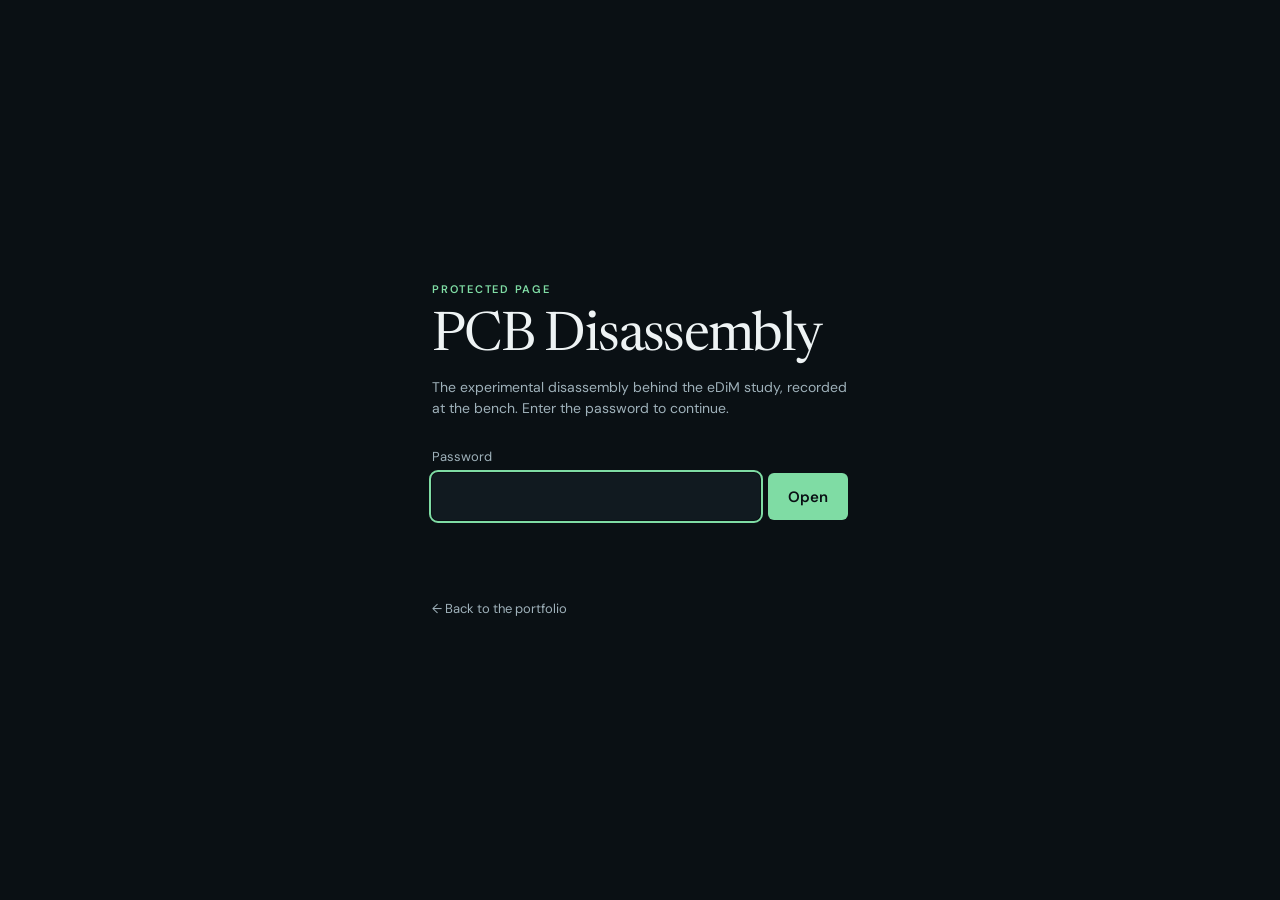
<file: pcb-disassembly/index.html>
<!doctype html>
<html lang="en">
<head>
<meta charset="utf-8"><meta name="viewport" content="width=device-width, initial-scale=1, viewport-fit=cover"><meta name="robots" content="noindex, nofollow"><title>PCB Disassembly | Tugce Turkbay-Romano</title><link rel="icon" href="data:image/svg+xml,<svg xmlns='http://www.w3.org/2000/svg' viewBox='0 0 32 32'><rect width='32' height='32' rx='7' fill='%230a1014'/><rect x='9' y='9' width='14' height='14' rx='2' fill='none' stroke='%237fdca4' stroke-width='2'/></svg>"><link rel="preconnect" href="https://fonts.googleapis.com"><link rel="preconnect" href="https://fonts.gstatic.com" crossorigin><link href="https://fonts.googleapis.com/css2?family=DM+Sans:wght@400;500;600&family=Newsreader:ital,opsz,wght@0,6..72,400;0,6..72,500;1,6..72,400&display=swap" rel="stylesheet">
<style>
  :root { --bg: #0a1014; --ink: #eef3f4; --soft: #9fb1ba; --accent: #7fdca4; }
  * { box-sizing: border-box; }
  html, body { margin: 0; }
  body { background: var(--bg); color: var(--ink); font-family: "DM Sans", Arial, sans-serif; }
  .gate { min-height: 100svh; display: grid; place-items: center; padding: 24px 16px; }
  .gate__box { width: min(100%, 26rem); }
  .gate__label { font-size: 11px; font-weight: 600; letter-spacing: .16em; text-transform: uppercase; color: var(--accent); margin: 0; }
  .gate h1 { font: 400 clamp(2.4rem, 7vw, 3.4rem)/1 "Newsreader", Georgia, serif; letter-spacing: -.03em; margin: 14px 0 12px; }
  .gate p.note { color: var(--soft); font-size: 14px; line-height: 1.55; margin: 0 0 28px; }
  .gate label { display: block; font-size: 13px; color: var(--soft); margin-bottom: 8px; }
  .gate__row { display: flex; gap: 8px; }
  .gate input { flex: 1; min-width: 0; font: inherit; font-size: 16px; color: var(--ink); background: #111a20; border: 1px solid #2a3a44; border-radius: 6px; padding: 12px 14px; }
  .gate input:focus { outline: 2px solid var(--accent); outline-offset: 1px; border-color: transparent; }
  .gate button { font: inherit; font-size: 15px; font-weight: 600; color: var(--bg); background: var(--accent); border: 0; border-radius: 6px; padding: 0 20px; cursor: pointer; }
  .gate button:disabled { opacity: .6; cursor: progress; }
  .gate__msg { min-height: 1.5em; margin: 12px 0 0; font-size: 13px; color: var(--soft); }
  .gate__msg.err { color: #ff8a7a; }
  .gate__bar { height: 2px; background: #1c2a32; margin-top: 10px; overflow: hidden; border-radius: 2px; visibility: hidden; }
  .gate__bar i { display: block; height: 100%; width: 0; background: var(--accent); transition: width 200ms ease; }
  .gate__back { display: inline-block; margin-top: 36px; color: var(--soft); font-size: 13px; text-decoration: none; }
  .gate__back:hover { color: var(--ink); }
</style>
</head>
<body>
<main class="gate" id="gate">
  <div class="gate__box">
    <p class="gate__label">Protected page</p>
    <h1>PCB Disassembly</h1>
    <p class="note">The experimental disassembly behind the eDiM study, recorded at the bench. Enter the password to continue.</p>
    <form id="f" autocomplete="off">
      <label for="pw">Password</label>
      <div class="gate__row">
        <input id="pw" name="pw" type="password" required autofocus>
        <button id="go" type="submit">Open</button>
      </div>
      <div class="gate__bar" id="bar"><i></i></div>
      <p class="gate__msg" id="msg" role="status" aria-live="polite"></p>
    </form>
    <a class="gate__back" href="../#projects">&larr; Back to the portfolio</a>
  </div>
</main>
<script>
(function () {
  var SALT = 'w4TaQIFq9ZZrLy9vdKloxw==', ITER = 310000;
  var f = document.getElementById('f'), pw = document.getElementById('pw'), go = document.getElementById('go');
  var msg = document.getElementById('msg'), bar = document.getElementById('bar');
  var b64 = function (s) { return Uint8Array.from(atob(s), function (c) { return c.charCodeAt(0); }); };
  var mobile = matchMedia('(hover: none) and (pointer: coarse)').matches || matchMedia('(max-width: 860px)').matches;
  var reduce = matchMedia('(prefers-reduced-motion: reduce)').matches;

  function say(t, err) { msg.textContent = t; msg.className = 'gate__msg' + (err ? ' err' : ''); }
  async function getBin(url) { var r = await fetch(url, { cache: 'force-cache' }); if (!r.ok) throw new Error('fetch ' + url); return new Uint8Array(await r.arrayBuffer()); }
  async function dec(key, buf) { return crypto.subtle.decrypt({ name: 'AES-GCM', iv: buf.slice(0, 12) }, key, buf.slice(12)); }
  function load(src) { return new Promise(function (ok, no) { var s = document.createElement('script'); s.src = src; s.onload = ok; s.onerror = no; document.body.appendChild(s); }); }
  function css(href) { return new Promise(function (ok) { var l = document.createElement('link'); l.rel = 'stylesheet'; l.href = href; l.onload = ok; l.onerror = ok; document.head.appendChild(l); }); }

  f.addEventListener('submit', async function (e) {
    e.preventDefault();
    if (location.protocol === 'file:') { say('This page only opens once it is published on the website. Opened as a file from your computer, the browser blocks it.', true); return; }
    go.disabled = true; say('Checking…');
    var key, raw;
    try { raw = await getBin('p.bin'); } catch (err) { go.disabled = false; say('Could not load the page. Please try again.', true); return; }
    try {
      var base = await crypto.subtle.importKey('raw', new TextEncoder().encode(pw.value), 'PBKDF2', false, ['deriveKey']);
      key = await crypto.subtle.deriveKey({ name: 'PBKDF2', salt: b64(SALT), iterations: ITER, hash: 'SHA-256' }, base, { name: 'AES-GCM', length: 256 }, false, ['decrypt']);
      var payload = JSON.parse(new TextDecoder().decode(await dec(key, raw)));
    } catch (err) {
      go.disabled = false; say(window.crypto && crypto.subtle ? 'Incorrect password.' : 'This browser cannot open protected pages.', true);
      pw.select(); return;
    }
    try {
      var refs = Object.keys(payload.map).filter(function (r) {
        if (/\.mp4$/.test(r)) {
          if (reduce) return false;
          if (/\/(work|peak)\.mp4$/.test(r)) return !mobile;
          if (/-m\.mp4$/.test(r)) return mobile;
        }
        return true;
      });
      var done = 0; bar.style.visibility = 'visible'; say('Opening…');
      var urls = {};
      await Promise.all(refs.map(async function (r) {
        var m = payload.map[r];
        var plain = await dec(key, await getBin('a/' + m.id + '.bin'));
        urls[r] = URL.createObjectURL(new Blob([plain], { type: m.type }));
        done++; bar.firstChild.style.width = Math.round(done / refs.length * 100) + '%';
      }));
      var html = payload.html;
      Object.keys(urls).forEach(function (r) { html = html.split(r).join(urls[r]); });
      await css('scrollcraft.css');
      document.getElementById('gate').remove();
      document.body.insertAdjacentHTML('afterbegin', html);
      window.scrollTo(0, 0);
      await load('scrollcraft.js');
      ScrollCraft.mount(document.body);
      await load('page.js');
    } catch (err) {
      go.disabled = false; say('Could not load the page. Please try again.', true);
    }
  });
})();
</script>
</body>
</html>
</file>
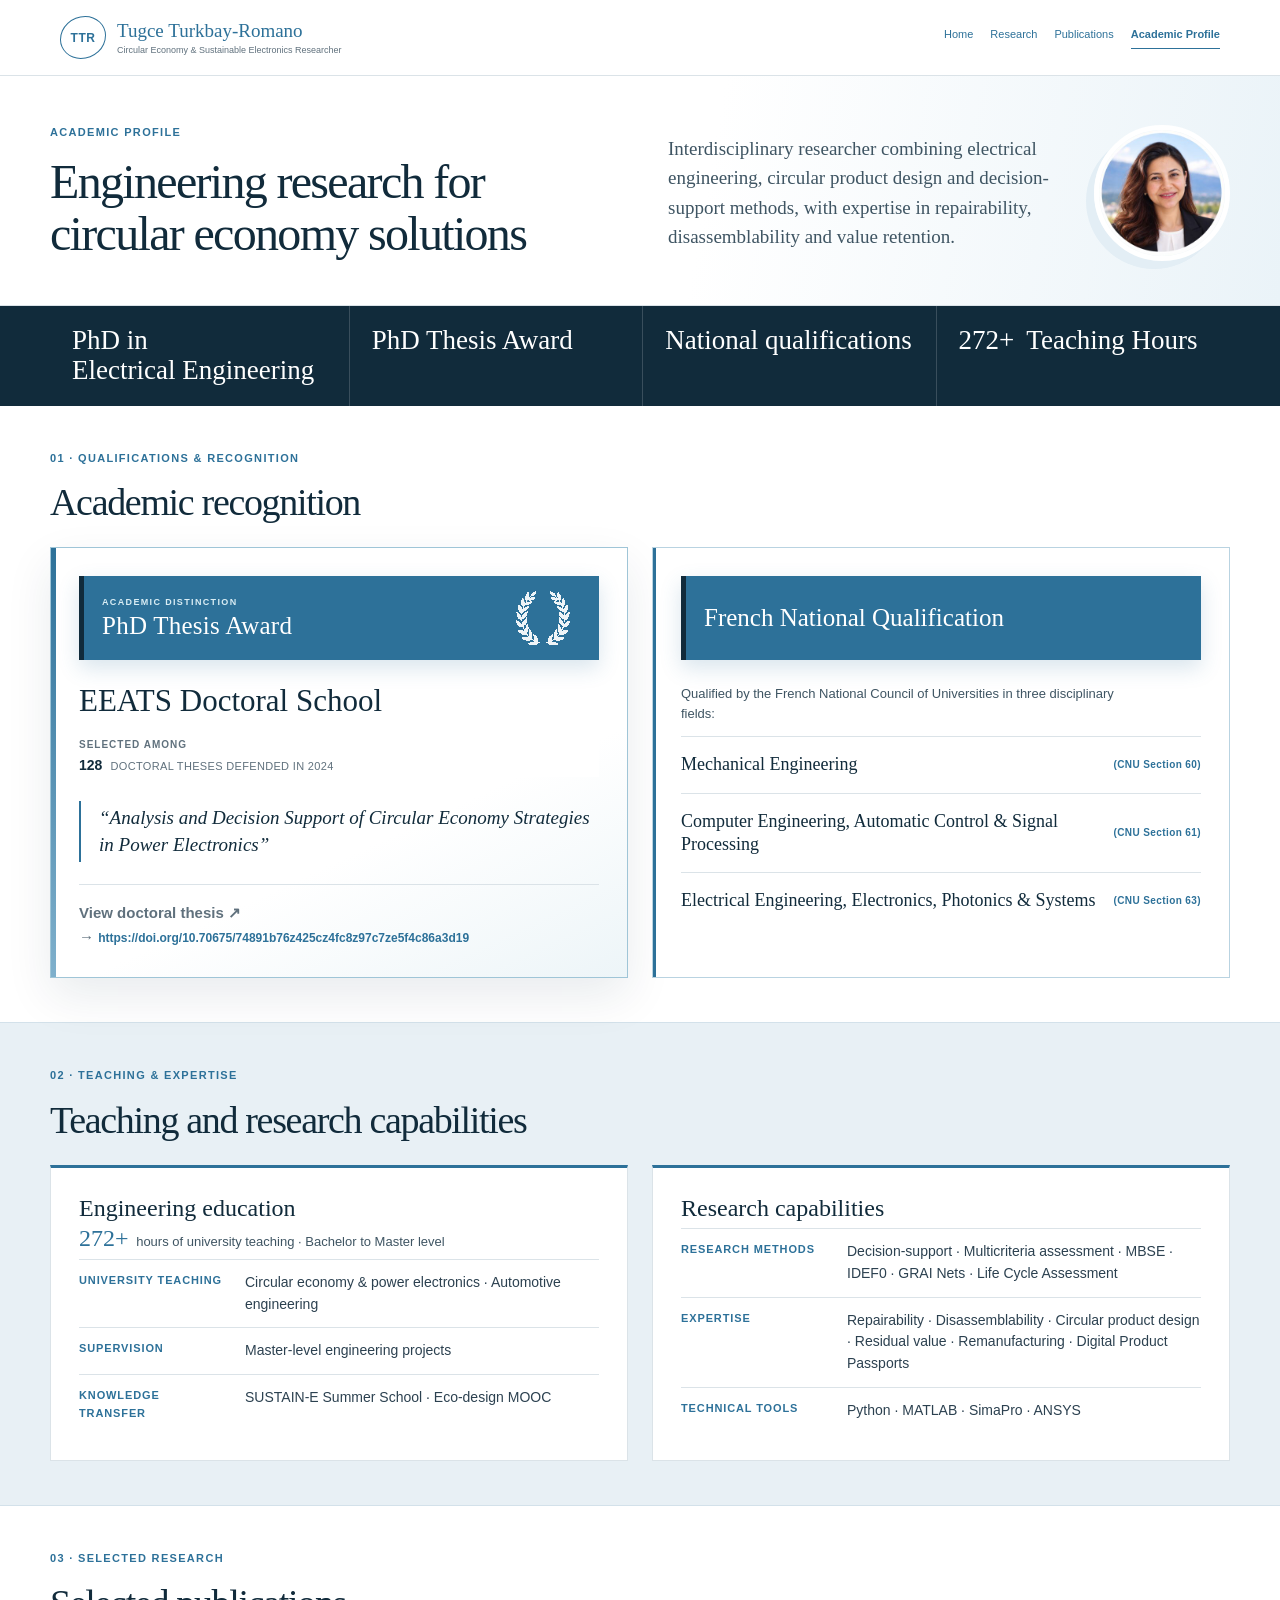
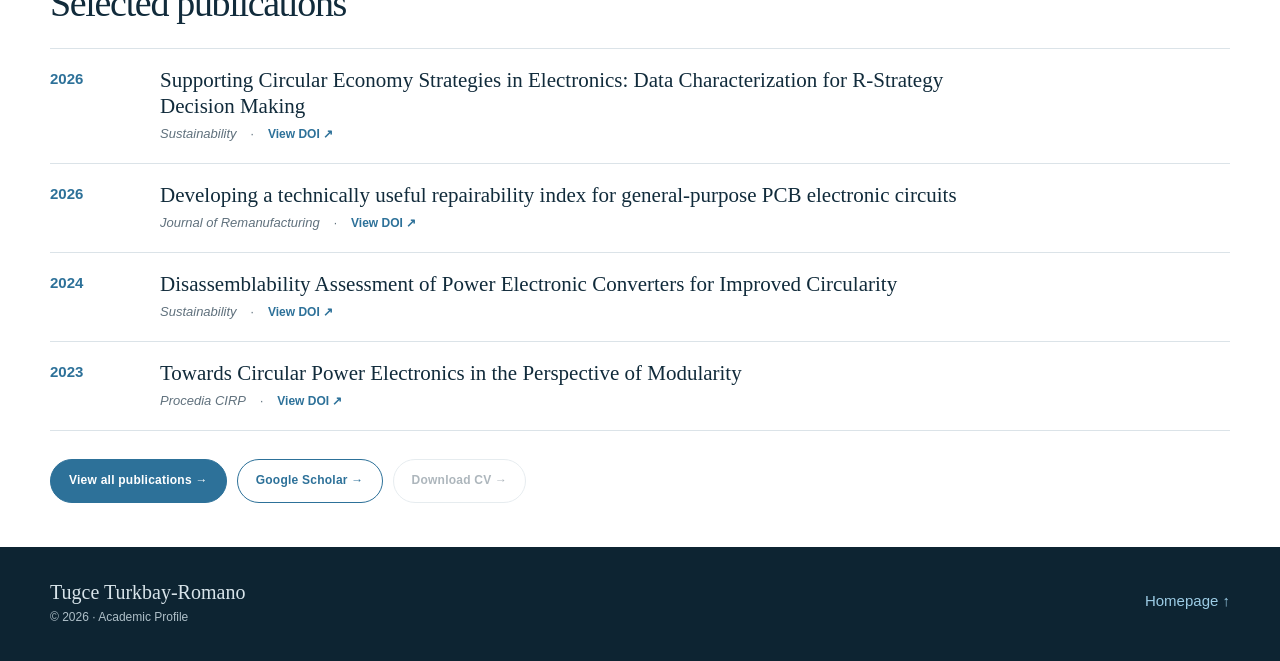
<file: biography.html>
<!doctype html>
<html lang="en">
<head><meta charset="utf-8"><meta name="viewport" content="width=device-width, initial-scale=1"><title>Academic Profile | Tugce Turkbay-Romano</title><meta name="description" content="Academic profile of Tugce Turkbay-Romano: electrical engineering PhD, CNU qualification, teaching experience and circular-electronics research expertise."><meta name="theme-color" content="#102a3b"><link rel="canonical" href="https://tugce-turkbay-romano.github.io/biography.html"><link rel="preconnect" href="https://fonts.googleapis.com"><link rel="preconnect" href="https://fonts.gstatic.com" crossorigin><link href="https://fonts.googleapis.com/css2?family=DM+Sans:wght@400;500;600&amp;family=Newsreader:opsz,wght@6..72,400;6..72,500&amp;display=swap" rel="stylesheet"><link rel="stylesheet" href="styles.css?v=20261112-3"><link rel="stylesheet" href="biography.css?v=20261106-8"></head>
<body class="biography-page">
<a class="skip-link" href="#main">Skip to content</a>
<header class="site-header"><a class="brand" href="index.html" aria-label="Tugce Turkbay-Romano, homepage"><span class="brand-mark" aria-hidden="true">TTR</span><span><strong>Tugce Turkbay-Romano</strong><small>Circular Economy &amp; Sustainable Electronics Researcher</small></span></a><button class="menu-toggle" type="button" aria-expanded="false" aria-controls="site-nav">Menu</button><nav id="site-nav" class="site-nav" aria-label="Primary navigation"><a href="index.html">Home</a><a href="index.html#projects">Research</a><a href="#publications">Publications</a><a class="active" href="biography.html" aria-current="page">Academic Profile</a></nav></header>
<main id="main">

<section class="bio-hero">
<div class="shell bio-hero-grid">
<div>
<p class="eyebrow">Academic Profile</p>
<h1>Engineering research for circular economy solutions</h1>
</div>
<div class="bio-hero-intro">
<img class="bio-portrait" src="assets/profile-ttr2-web.jpg" alt="Portrait of Tugce Turkbay-Romano" width="320" height="320" draggable="false">
<p class="lead">Interdisciplinary researcher combining electrical engineering, circular product design and decision-support methods, with expertise in repairability, disassemblability and value retention.</p>
</div>
</div>
</section>

<section class="snapshot" aria-label="Academic profile highlights">
<div class="shell snapshot-grid">

<article class="snapshot-degree">
<strong class="snapshot-title"><span>PhD in</span><span>Electrical Engineering</span></strong>
<span class="snapshot-meta" aria-hidden="true">&nbsp;</span>
</article>

<article class="snapshot-award">
<strong class="snapshot-title">PhD Thesis Award</strong>
</article>

<article class="snapshot-qualification">
<strong class="snapshot-title">National qualifications</strong>
</article>

<article class="snapshot-teaching">
<strong class="snapshot-title"><span>272+</span><span>Teaching Hours</span></strong>
</article></div>
</section>

<section id="qualifications" class="section shell">

<header class="section-heading">
<div>
<p class="eyebrow">01 · Qualifications &amp; Recognition</p>
<h2>Academic recognition</h2>
</div>
</header>

<div class="recognition-grid balanced-recognition">

<article class="award-card">

<div class="award-title"><span>Academic distinction</span><strong>PhD Thesis Award</strong><img class="award-laurel" src="assets/laurel-wreath.png" alt="" width="840" height="862"></div>

<h3>EEATS Doctoral School</h3>

<div class="award-emphasis" aria-label="Selected among 128 doctoral theses defended in 2024">
<span class="award-kicker">Selected among</span>
<strong>128</strong>
<span>doctoral theses defended in 2024</span>
</div>

<blockquote>“Analysis and Decision Support of Circular Economy Strategies in Power Electronics”</blockquote>

<p class="thesis-doi"><strong>View doctoral thesis ↗</strong><br>→ <a class="thesis-link" href="https://doi.org/10.70675/74891b76z425cz4fc8z97c7ze5f4c86a3d19" target="_blank" rel="noopener noreferrer">https://doi.org/10.70675/74891b76z425cz4fc8z97c7ze5f4c86a3d19</a></p>

</article>

<article class="national-card">

<h3>French National Qualification</h3>

<p class="cnu-intro">Qualified by the French National Council of Universities in three disciplinary fields:</p>

<div class="cnu-sections">

<div>
<span>Mechanical Engineering</span>
<small>(CNU Section 60)</small>
</div>

<div>
<span>Computer Engineering, Automatic Control &amp; Signal Processing</span>
<small>(CNU Section 61)</small>
</div>

<div>
<span>Electrical Engineering, Electronics, Photonics &amp; Systems</span>
<small>(CNU Section 63)</small>
</div>

</div>
</article>

</div>
</section>

<section id="teaching" class="section soft">
<div class="shell">
<header class="section-heading">
<div>
<p class="eyebrow">02 · Teaching &amp; Expertise</p>
<h2>Teaching and research capabilities</h2>
</div>
</header>
<div class="profile-columns">
<article class="profile-panel">
<div class="panel-head"><h3>Engineering education</h3><p class="panel-stat"><strong>272+</strong> hours of university teaching · Bachelor to Master level</p></div>
<dl class="profile-list">
<div><dt>University teaching</dt><dd>Circular economy &amp; power electronics · Automotive engineering</dd></div>
<div><dt>Supervision</dt><dd>Master-level engineering projects</dd></div>
<div><dt>Knowledge transfer</dt><dd>SUSTAIN-E Summer School · Eco-design MOOC</dd></div>
</dl>
</article>
<article id="expertise" class="profile-panel">
<div class="panel-head"><h3>Research capabilities</h3></div>
<dl class="profile-list">
<div><dt>Research methods</dt><dd>Decision-support · Multicriteria assessment · MBSE · IDEF0 · GRAI Nets · Life Cycle Assessment</dd></div>
<div><dt>Expertise</dt><dd>Repairability · Disassemblability · Circular product design · Residual value · Remanufacturing · Digital Product Passports</dd></div>
<div><dt>Technical tools</dt><dd>Python · MATLAB · SimaPro · ANSYS</dd></div>
</dl>
</article>
</div>
</div>
</section>

<section id="publications" class="section">

<div class="shell">

<header class="section-heading">
<div>
<p class="eyebrow">03 · Selected Research</p>
<h2>Selected publications</h2>
</div>
</header>

<ol class="minimal-publications">

<li>
<time>2026</time>
<div>
<h3>Supporting Circular Economy Strategies in Electronics: Data Characterization for R-Strategy Decision Making</h3>
<p class="pub-meta"><em>Sustainability</em><a href="https://doi.org/10.3390/su182111041" target="_blank" rel="noopener noreferrer">View DOI ↗</a></p>
</div>
</li>

<li>
<time>2026</time>
<div>
<h3>Developing a technically useful repairability index for general-purpose PCB electronic circuits</h3>
<p class="pub-meta"><em>Journal of Remanufacturing</em><a href="https://doi.org/10.1007/s13243-026-00165-2" target="_blank" rel="noopener noreferrer">View DOI ↗</a></p>
</div>
</li>

<li>
<time>2024</time>
<div>
<h3>Disassemblability Assessment of Power Electronic Converters for Improved Circularity</h3>
<p class="pub-meta"><em>Sustainability</em><a href="https://doi.org/10.3390/su16114712" target="_blank" rel="noopener noreferrer">View DOI ↗</a></p>
</div>
</li>

<li>
<time>2023</time>
<div>
<h3>Towards Circular Power Electronics in the Perspective of Modularity</h3>
<p class="pub-meta"><em>Procedia CIRP</em><a href="https://doi.org/10.1016/j.procir.2023.02.099" target="_blank" rel="noopener noreferrer">View DOI ↗</a></p>
</div>
</li>

</ol>

<div class="research-actions">

<a class="button button-primary"
href="https://scholar.google.com/citations?hl=en&amp;user=WnppTk0AAAAJ&amp;view_op=list_works&amp;sortby=pubdate"
target="_blank"
rel="noopener noreferrer">View all publications →</a>

<a class="button button-secondary"
href="https://scholar.google.com/citations?user=WnppTk0AAAAJ&amp;hl=en"
target="_blank"
rel="noopener noreferrer">Google Scholar →</a>

<a class="button button-secondary unavailable"
href="#"
aria-disabled="true"
title="CV will be available soon">Download CV →</a>

</div>
</div>
</section>

</main>

<footer><div class="shell"><strong>Tugce Turkbay-Romano</strong><p>© <span id="year"></span> · Academic Profile</p><a href="index.html">Homepage ↑</a></div></footer><script src="script.js"></script>
</body></html>
</file>
<file: styles.css>
:root{--navy:#112b3b;--navy-2:#183b50;--blue:#2d7199;--blue-soft:#eaf3f8;--ink:#172a36;--muted:#5e707b;--white:#fff;--soft:#f6f9fb;--line:#dce5ea;--serif:"Newsreader",Georgia,serif;--sans:"DM Sans",Arial,sans-serif;--shell:min(1160px,calc(100% - 48px))}
*{box-sizing:border-box}html{scroll-behavior:smooth;scroll-padding-top:78px}body{margin:0;color:var(--ink);background:var(--white);font:400 15px/1.68 var(--sans)}a{color:inherit}img{max-width:100%}h1,h2,h3,h4,p{margin-top:0}.shell{width:var(--shell);margin:auto}.skip-link{position:fixed;top:-50px;left:16px;z-index:100;padding:10px 14px;color:white;background:var(--navy)}.skip-link:focus{top:12px}
.site-header{position:sticky;top:0;z-index:20;display:flex;align-items:center;justify-content:space-between;min-height:76px;padding:0 max(24px,calc((100vw - 1160px)/2));background:rgba(255,255,255,.96);border-bottom:1px solid var(--line);backdrop-filter:blur(12px)}.brand{display:flex;align-items:center;gap:11px;text-decoration:none}.brand-mark{display:grid;place-items:center;width:39px;height:43px;color:var(--blue);border:1px solid var(--blue);border-radius:55% 45% 55% 45%;font:500 23px var(--serif)}.brand>span:last-child{display:grid;line-height:1.1}.brand strong{font:500 19px var(--serif)}.brand small{margin-top:4px;color:var(--muted);font-size:9px}.site-nav{display:flex;gap:17px;font-size:11px;font-weight:500}.site-nav a{text-decoration:none}.site-nav a:hover,.site-nav a:focus-visible{color:var(--blue)}.menu-toggle{display:none;padding:7px 12px;color:var(--navy);background:transparent;border:1px solid var(--blue);border-radius:999px}
.hero{min-height:620px;background:linear-gradient(100deg,#fff 0%,#fff 52%,rgba(234,243,248,.9) 100%);border-bottom:1px solid var(--line)}.hero-grid{display:grid;grid-template-columns:1.35fr .65fr;align-items:center;min-height:620px}.hero-copy{padding:74px 46px 74px 0}.eyebrow,.card-label{margin:0 0 14px;color:var(--blue);font-size:10px;font-weight:600;letter-spacing:.17em;text-transform:uppercase}h1,h2{font-family:var(--serif);font-weight:400;letter-spacing:-.035em}h1{max-width:780px;margin-bottom:24px;font-size:clamp(52px,6vw,82px);line-height:.98}h2{margin-bottom:0;font-size:clamp(37px,4vw,56px);line-height:1.05}.professional-title{margin-bottom:6px;color:var(--navy);font:500 23px/1.35 var(--serif)}.hero-detail{max-width:730px;margin-bottom:0;color:var(--muted);font-size:13px}.hero-detail span{margin:0 5px;color:#9bb5c4}.hero-actions{display:flex;flex-wrap:wrap;gap:10px;margin-top:27px}.button{display:inline-flex;align-items:center;justify-content:center;padding:11px 18px;border:1px solid var(--blue);border-radius:999px;font-size:13px;font-weight:600;text-decoration:none}.button-primary{color:white;background:var(--blue)}.button-secondary{color:var(--navy);background:white}.button:hover{transform:translateY(-1px)}.unavailable{cursor:not-allowed;opacity:.68}.mission{align-self:end;margin:0 0 58px;padding:28px;border-left:2px solid var(--blue);background:rgba(255,255,255,.72)}.mission p{font:400 20px/1.48 var(--serif)}.mission span{color:var(--blue);font-size:9px;letter-spacing:.16em}
.pillars{background:var(--soft);border-bottom:1px solid var(--line)}.pillar-grid{display:grid;grid-template-columns:repeat(4,1fr)}.pillar-grid article{padding:25px 22px;border-right:1px solid var(--line)}.pillar-grid article:first-child{padding-left:0}.pillar-grid article:last-child{border:0}.pillar-grid h2{font:500 16px var(--serif)}.pillar-grid p{margin:2px 0 0;color:var(--muted);font-size:12px;line-height:1.45}
.section{padding:clamp(74px,8vw,108px) 0}.soft{background:var(--soft);border-block:1px solid var(--line)}.split,.contact{display:grid;grid-template-columns:.42fr 1.58fr;gap:70px}.about-content{display:grid;grid-template-columns:165px 1fr;gap:42px}.portrait{display:block;width:145px;height:145px;max-width:none;object-fit:cover;object-position:center;border:6px solid white;border-radius:50%;box-shadow:-7px 7px 0 var(--blue-soft)}.lead{font:400 clamp(22px,2.4vw,30px)/1.4 var(--serif)}.prose>p:not(.lead){max-width:790px;color:var(--muted)}.role{margin-top:26px;padding-top:17px;border-top:1px solid var(--line);color:var(--ink)!important}.section-heading{display:grid;grid-template-columns:1fr 1fr;align-items:end;gap:50px;margin-bottom:40px}.section-heading>p{max-width:530px;margin:0;color:var(--muted)}
.card-grid{display:grid;grid-template-columns:repeat(4,1fr);border-top:1px solid var(--line);border-left:1px solid var(--line)}.card-grid article{min-height:270px;padding:25px;border-right:1px solid var(--line);border-bottom:1px solid var(--line);background:white}.card-grid article>span{color:var(--blue);font-size:10px}.card-grid h3{margin:43px 0 10px;font:400 23px/1.18 var(--serif)}.card-grid p{color:var(--muted);font-size:13px}.tags{display:flex;flex-wrap:wrap;gap:8px;margin-top:25px}.tags span{padding:6px 11px;color:var(--navy);background:white;border:1px solid #c9d9e2;border-radius:999px;font-size:11px}
.research-approach{display:grid;grid-template-columns:.38fr 1.62fr;gap:50px;margin-top:52px;padding-top:34px;border-top:1px solid var(--line)}.research-approach h3{font:400 27px var(--serif)}.research-approach>div:last-child>p{max-width:760px;margin:20px 0 0;color:var(--muted)}.approach-flow{display:flex;align-items:center;gap:10px}.approach-flow span{flex:1;padding:13px 9px;color:var(--navy);background:white;border:1px solid #bfd3df;text-align:center;font-size:11px;font-weight:600}.approach-flow i{color:var(--blue);font-style:normal}
.recognition-grid{display:grid;grid-template-columns:1.25fr .75fr;gap:16px}.recognition-grid article{padding:28px;background:var(--soft);border:1px solid var(--line)}.recognition-grid .wide-card{grid-row:span 2}.recognition-grid h3{margin-bottom:12px;font:400 26px/1.2 var(--serif)}.recognition-grid h3 span{font-style:italic}.recognition-grid h4{margin:24px 0 8px;font-size:12px;text-transform:uppercase;letter-spacing:.1em}.recognition-grid p,.recognition-grid li{color:var(--muted)}.recognition-grid ul{margin:0;padding-left:18px}
.direction-grid{display:grid;grid-template-columns:repeat(2,1fr);gap:16px}.direction-grid article{padding:27px;background:white;border:1px solid var(--line)}.direction-grid h3{margin-bottom:11px;font:400 24px/1.2 var(--serif)}.direction-grid p{margin:0;color:var(--muted);font-size:13px}
.publication-list{margin:0;padding:0;list-style:none;border-top:1px solid var(--line)}.publication-list li{display:grid;grid-template-columns:90px 1fr;gap:25px;padding:24px 0;border-bottom:1px solid var(--line)}.publication-list time,.publication-list li p{color:var(--blue);font-size:12px;font-weight:600}.publication-list li p{margin:7px 0 3px}.publication-list h3{max-width:870px;margin:0 0 5px;font:400 22px/1.25 var(--serif)}.publication-list div>span:not(.badge){display:block;color:var(--muted);font-size:13px}.publication-list a,.text-button{display:inline-block;margin-top:9px;color:var(--blue);font-size:12px;font-weight:600}.featured-publication{margin-top:12px;padding:28px 20px!important;background:var(--blue-soft);border-left:3px solid var(--blue)}.badge{display:inline-block;padding:4px 8px;color:white;background:var(--blue);border-radius:999px;font-size:9px;font-weight:600;letter-spacing:.08em;text-transform:uppercase}.text-button{margin-top:26px;padding:10px 15px;border:1px solid var(--blue);border-radius:999px;text-decoration:none}
.dark{color:white;background:var(--navy)}.dark h2,.dark h3{color:white}.dark .eyebrow{color:#80b9d8}.dark .section-heading>p{color:#c6d5dd}.project-grid{display:grid;grid-template-columns:repeat(2,1fr);gap:1px;background:rgba(255,255,255,.18);border:1px solid rgba(255,255,255,.18)}.project-grid article{min-height:190px;padding:28px;background:var(--navy)}.project-grid article>p{color:#80b9d8;font-size:10px;letter-spacing:.15em;text-transform:uppercase}.project-grid h3{max-width:480px;margin-top:35px;font:400 25px/1.25 var(--serif)}.project-grid article>div{max-width:650px;color:#c6d5dd;font-size:13px}.featured-project{grid-column:1/-1;min-height:270px!important;background:var(--navy-2)!important}.featured-project h3{max-width:700px;margin:24px 0 13px;font-size:31px}.button-light{margin-top:22px;color:white;border-color:#88bad4}
.teaching-stat{color:var(--navy)!important;font:400 25px/1.3 var(--serif)}.teaching-stat span{display:block;margin-top:4px;color:var(--blue);font:600 11px var(--sans);letter-spacing:.1em;text-transform:uppercase}.teaching-layout{display:grid;grid-template-columns:1fr 1fr;gap:55px}.clean-list,.skills-grid ul{margin:0;padding:0;list-style:none}.clean-list li,.skills-grid li{padding:8px 0;border-bottom:1px solid var(--line)}.clean-list li::before{content:"—";margin-right:10px;color:var(--blue)}
.skills-grid{display:grid;grid-template-columns:repeat(3,1fr);gap:16px}.skills-grid article{padding:27px;background:white;border:1px solid var(--line)}.skills-grid h3{min-height:58px;margin-bottom:14px;font:400 24px/1.2 var(--serif)}.skills-grid li{color:var(--muted);font-size:13px}.links{display:flex;flex-wrap:wrap;gap:28px;padding-top:20px;border-top:1px solid var(--line)}.links a{color:var(--blue);font-weight:600}footer{padding:34px 0;color:#d8e4ea;background:#0d2432}footer .shell{position:relative}footer strong{font:400 20px var(--serif)}footer p{margin:2px 0 0;color:#aebfc8;font-size:12px}footer a{position:absolute;right:0;top:8px;text-decoration:none}
@media(max-width:1060px){.site-nav{gap:12px;font-size:10px}.brand small{display:none}}
@media(max-width:900px){.menu-toggle{display:block}.site-nav{position:absolute;display:none;inset:76px 0 auto;max-height:calc(100vh - 76px);overflow:auto;padding:12px 24px 18px;flex-direction:column;gap:0;background:white;border-bottom:1px solid var(--line)}.site-nav.open{display:flex}.site-nav a{padding:8px 0;font-size:12px}.hero-grid{grid-template-columns:1fr}.hero-copy{padding:68px 0}.hero{min-height:auto}.mission{max-width:560px}.pillar-grid,.card-grid{grid-template-columns:repeat(2,1fr)}.split,.contact,.section-heading,.research-approach,.teaching-layout{grid-template-columns:1fr;gap:30px}.recognition-grid{grid-template-columns:1fr}.recognition-grid .wide-card{grid-row:auto}.skills-grid{grid-template-columns:1fr 1fr}}
@media(max-width:620px){:root{--shell:calc(100% - 30px)}.brand strong{font-size:16px}.hero-copy{padding:52px 0}h1{font-size:48px}.professional-title{font-size:20px}.hero-detail{line-height:1.7}.hero-actions{align-items:stretch;flex-direction:column;max-width:240px}.mission{margin-bottom:34px}.pillar-grid,.card-grid,.direction-grid,.project-grid,.skills-grid{grid-template-columns:1fr}.pillar-grid article{padding-left:0;border-right:0;border-bottom:1px solid var(--line)}.about-content{grid-template-columns:1fr}.portrait{width:120px;height:120px}.approach-flow{align-items:stretch;flex-direction:column}.approach-flow i{transform:rotate(90deg);text-align:center}.publication-list li{grid-template-columns:1fr;gap:4px}.featured-publication{padding:22px 16px!important}.featured-project{grid-column:auto}.teaching-stat{font-size:22px}footer a{position:static;display:inline-block;margin-top:12px}}
@media(prefers-reduced-motion:reduce){html{scroll-behavior:auto}.button:hover{transform:none}}
/* Research-focused content update */
.hero-contribution{max-width:760px;margin:0;color:var(--muted);font:400 19px/1.55 var(--serif)}
.contribution-flow{display:flex;align-items:center;justify-content:center;gap:14px;padding:27px 0}.contribution-flow span{color:var(--navy);font-size:12px;font-weight:600}.contribution-flow i{color:var(--blue);font-style:normal}
.agenda-grid{display:grid;grid-template-columns:repeat(3,1fr);border-top:1px solid var(--line);border-left:1px solid var(--line)}.agenda-grid article{min-height:280px;padding:27px;background:white;border-right:1px solid var(--line);border-bottom:1px solid var(--line)}.agenda-grid article>span{color:var(--blue);font-size:10px}.agenda-grid h3{margin:40px 0 12px;font:400 24px/1.2 var(--serif)}.agenda-grid p{color:var(--muted);font-size:13px}
.agenda-summary{display:grid;grid-template-columns:1fr 1fr;gap:1px;margin-top:18px;background:var(--line);border:1px solid var(--line)}.agenda-summary>div{padding:24px;background:white}.agenda-summary p:last-child{margin:0;color:var(--muted)}
.research-mechanism{display:grid;grid-template-columns:.36fr 1.64fr;gap:45px;margin-top:50px;padding-top:36px;border-top:1px solid var(--line)}.research-mechanism h3{font:400 28px/1.25 var(--serif)}.mechanism-grid{display:grid;grid-template-columns:1fr 1fr;gap:22px}.mechanism-grid article{border-top:2px solid var(--blue);padding-top:13px}.mechanism-grid strong{font:500 15px var(--serif)}.mechanism-grid p{margin:6px 0 0;color:var(--muted);font-size:12px}
.sustainability-management{display:grid;grid-template-columns:.65fr 1.35fr;gap:70px;align-items:start}.sustainability-management .lead{margin:0}
.evidence-projects{display:grid;grid-template-columns:1fr 1fr;gap:1px;background:rgba(255,255,255,.18);border:1px solid rgba(255,255,255,.18)}.evidence-projects article{padding:30px;background:var(--navy)}.evidence-projects .featured-project{grid-column:1/-1;background:var(--navy-2)!important}.evidence-projects h3{max-width:700px;margin:15px 0 22px;font:400 27px/1.25 var(--serif)}.project-type{color:#80b9d8;font-size:10px;letter-spacing:.14em;text-transform:uppercase}.evidence-projects dl{margin:0}.evidence-projects dl>div{display:grid;grid-template-columns:110px 1fr;gap:12px;padding:10px 0;border-top:1px solid rgba(255,255,255,.13)}.evidence-projects dt{color:#8fc2dd;font-size:10px;font-weight:600;text-transform:uppercase;letter-spacing:.08em}.evidence-projects dd{margin:0;color:#cbd9e0;font-size:12px}.evidence-projects a:not(.button){display:inline-block;margin-top:16px;color:#9ccce5;font-size:12px}.output-note{margin:18px 0 0;color:#cbd9e0;font-size:12px}
.compact-heading{grid-template-columns:1fr 1fr;margin-bottom:26px}.compact-heading .eyebrow{margin-bottom:0}.about-reordered{display:grid;grid-template-columns:.42fr 1.58fr;gap:70px}.about-photo{display:flex;align-items:flex-start;justify-content:space-between;gap:24px}.about-photo .portrait{flex:none}.source-note{font-size:11px!important;font-style:italic}
@media(max-width:900px){.agenda-grid{grid-template-columns:1fr 1fr}.research-mechanism,.sustainability-management,.about-reordered{grid-template-columns:1fr;gap:30px}.evidence-projects{grid-template-columns:1fr}.evidence-projects .featured-project{grid-column:auto}.about-photo{justify-content:flex-start}}
@media(max-width:620px){.contribution-flow{align-items:stretch;flex-direction:column}.contribution-flow i{transform:rotate(90deg);text-align:center}.agenda-grid,.agenda-summary,.mechanism-grid{grid-template-columns:1fr}.research-mechanism{gap:18px}.evidence-projects dl>div{grid-template-columns:1fr;gap:4px}.about-photo{flex-direction:column}.compact-heading{grid-template-columns:1fr}}
/* Hero profile and paired assessment cards */
.hero-grid{grid-template-columns:1.28fr .72fr;gap:34px}.hero-profile{align-self:center;padding-left:24px;border-left:2px solid var(--blue)}.profile-heading{display:grid;grid-template-columns:1fr 116px;align-items:center;gap:18px;padding:16px 12px 16px 20px;background:white}.profile-heading>div>p{margin:0 0 17px;color:var(--navy);font:400 20px/1.4 var(--serif)}.profile-heading span{color:var(--blue);font-size:8px;letter-spacing:.15em}.profile-heading img{display:block;width:108px;height:108px;object-fit:cover;border:5px solid white;border-radius:50%;box-shadow:-7px 7px 0 var(--blue-soft)}.hero-profile>p{margin:17px 12px 0 20px;color:var(--ink);font-size:14px;line-height:1.48}
.assessment-cards{display:grid;grid-template-columns:1fr 1fr;gap:1px;background:rgba(255,255,255,.18);border:1px solid rgba(255,255,255,.18)}.assessment-cards>article{display:flex;flex-direction:column;padding:30px;background:var(--navy)}.assessment-cards h3{min-height:72px;margin:14px 0 20px;font:400 28px/1.2 var(--serif)}.assessment-cards dl{margin:0}.assessment-cards dl>div{padding:11px 0;border-top:1px solid rgba(255,255,255,.14)}.assessment-cards dt{margin-bottom:3px;color:#8fc2dd;font-size:9px;font-weight:600;letter-spacing:.1em;text-transform:uppercase}.assessment-cards dd{margin:0;color:#cbd9e0;font-size:12px;line-height:1.55}.assessment-cards .card-insight{margin:20px 0 0;padding:15px;color:#dce8ee;background:rgba(255,255,255,.055);border-left:2px solid #80b9d8;font-size:12px}.assessment-cards>a{align-self:flex-start;margin-top:auto;padding-top:20px;color:#9ccce5;font-size:12px;font-weight:600}.research-line{display:flex;align-items:center;justify-content:center;gap:13px;padding:27px 20px;border-inline:1px solid rgba(255,255,255,.18);border-bottom:1px solid rgba(255,255,255,.18)}.research-line span{color:#d7e5ec;font-size:11px;font-weight:600}.research-line i{color:#80b9d8;font-style:normal}.secondary-projects{display:grid;grid-template-columns:1fr 1fr;gap:1px;margin-top:28px;background:rgba(255,255,255,.18);border:1px solid rgba(255,255,255,.18)}.secondary-projects article{padding:25px;background:var(--navy)}.secondary-projects h3{margin:12px 0 10px;font:400 23px/1.25 var(--serif)}.secondary-projects article>p:last-child{margin:0;color:#cbd9e0;font-size:12px}
#capabilities{border-bottom:0}.compact-heading{grid-template-columns:1fr 1fr;margin-bottom:26px}.compact-heading .eyebrow{margin-bottom:0}
@media(max-width:900px){.hero-grid{grid-template-columns:1fr}.hero-profile{max-width:650px;margin-bottom:48px}.assessment-cards{grid-template-columns:1fr}.assessment-cards h3{min-height:auto}.secondary-projects{grid-template-columns:1fr}}
@media(max-width:620px){.hero-profile{padding-left:0;border-left:0;border-top:2px solid var(--blue)}.profile-heading{grid-template-columns:1fr 92px;padding:16px 0}.profile-heading img{width:86px;height:86px}.hero-profile>p{margin-inline:0}.research-line{align-items:stretch;flex-direction:column}.research-line i{transform:rotate(90deg);text-align:center}.compact-heading{grid-template-columns:1fr}}
/* Condensed research agenda */
.agenda-steps article{min-height:225px}.agenda-steps h3{margin-top:34px}.agenda-methods{margin-top:18px;padding:24px;background:white;border:1px solid var(--line)}.agenda-methods p:last-child{margin:0;color:var(--muted)}

/* Biography page and homepage academic-profile preview */
a:focus-visible,button:focus-visible,summary:focus-visible,[tabindex]:focus-visible{outline:3px solid #0b3a57;outline-offset:2px;box-shadow:0 0 0 2px #fff}.site-nav a.active{color:var(--blue);font-weight:600}.site-nav a.active::after{content:"";display:block;height:1px;margin-top:4px;background:var(--blue)}
.academic-preview{border-top:1px solid var(--line)}.preview-layout{display:grid;grid-template-columns:1fr 1fr;align-items:end;gap:60px}.preview-layout>div:last-child>p{max-width:560px;color:var(--muted)}.preview-layout .text-button{margin-top:8px}
.bio-hero{padding:clamp(74px,8vw,112px) 0;background:linear-gradient(100deg,#fff 0%,#fff 55%,var(--blue-soft) 100%);border-bottom:1px solid var(--line)}.bio-hero-grid{display:grid;grid-template-columns:1.08fr .92fr;align-items:end;gap:72px}.bio-hero h1{max-width:650px;margin:0;font-size:clamp(48px,5.5vw,76px)}.bio-hero .lead{margin-bottom:18px}.compact-expertise{display:grid;grid-template-columns:repeat(3,1fr);gap:1px;background:var(--line);border:1px solid var(--line)}.compact-expertise article{padding:27px;background:white}.compact-expertise h3{margin-bottom:13px;font:400 24px var(--serif)}.compact-expertise p{margin:0;color:var(--muted);font-size:13px}
@media(max-width:900px){.preview-layout,.bio-hero-grid{grid-template-columns:1fr;gap:30px}.compact-expertise{grid-template-columns:1fr}.biography-page .site-nav a.active::after{display:none}}
@media(max-width:620px){.bio-hero{padding:58px 0}.bio-hero h1{font-size:46px}.academic-preview{padding-block:64px}}
/* PhD Thesis Award */
.award-badge{display:inline-flex;margin:7px 0 4px;padding:6px 10px;color:var(--blue);background:var(--blue-soft);border:1px solid #c9dce7;border-radius:999px;font-size:10px;font-weight:600;letter-spacing:.04em}
.recognition-grid .award-card{position:relative;overflow:hidden;background:white;border-color:#b9d3e1}.award-card::before{content:"";position:absolute;inset:0 auto 0 0;width:3px;background:var(--blue)}.award-card h3{font-size:28px}.award-card blockquote{margin:18px 0;padding:0 0 0 16px;color:var(--navy);border-left:2px solid var(--blue);font:italic 19px/1.4 var(--serif)}.award-emphasis{margin:24px 0;padding:20px;background:var(--navy);color:white}.award-emphasis strong{display:block;font:400 34px/1.05 var(--serif)}.award-emphasis span{display:block;margin-top:6px;color:#c9dce7;font-size:11px;letter-spacing:.06em;text-transform:uppercase}.award-card>p:last-child{margin-bottom:0}
@media(max-width:620px){.award-card h3{font-size:25px}.award-emphasis strong{font-size:30px}}

.hero-bio-button{margin:24px 12px 0 20px;background:white}
@media(max-width:620px){.hero-bio-button{margin:22px 0 0}}

/* TTR monogram */
.brand-mark{width:46px;font-family:var(--sans);font-size:12px;font-weight:600;letter-spacing:.04em}
@media(max-width:620px){.brand-mark{width:42px;font-size:11px}}

/* Circular modularity project */
.assessment-cards .modularity-card{grid-column:1/-1}.assessment-cards .modularity-card h3{min-height:auto;max-width:760px}.modularity-card .card-insight{max-width:920px}
@media(max-width:900px){.assessment-cards .modularity-card{grid-column:auto}}

/* Modularity research figure */
.modularity-layout{display:grid;grid-template-columns:minmax(0,1.05fr) minmax(360px,.95fr);gap:34px;align-items:start}.modularity-copy{min-width:0}.modularity-figure{position:sticky;top:100px;margin:0;padding:10px;background:white}.modularity-figure img{display:block;width:100%;height:auto}.modularity-figure figcaption{padding:10px 4px 2px;color:#536874;font-size:10px;line-height:1.45}.assessment-cards .modularity-copy>a{display:inline-block;margin-top:20px;color:#9ccce5;font-size:12px;font-weight:600}
@media(max-width:900px){.modularity-layout{grid-template-columns:1fr}.modularity-figure{position:static;order:2;max-width:720px}}

/* Equal modularity columns */
.modularity-layout{grid-template-columns:minmax(0,1fr) minmax(0,1fr);gap:32px}
.modularity-figure{width:100%}
@media(max-width:900px){.modularity-layout{grid-template-columns:1fr}}

/* Transparent modularity figure on a harmonized transition panel */
.modularity-figure{padding:18px;background:linear-gradient(145deg,#1b4652 0%,#123342 55%,#0f2b39 100%);border:1px solid rgba(143,194,221,.28);box-shadow:0 18px 40px rgba(4,18,27,.2)}
.modularity-figure img{filter:drop-shadow(0 10px 18px rgba(0,0,0,.18))}
.modularity-figure figcaption{padding:12px 4px 2px;color:#c9dce7;border-top:1px solid rgba(255,255,255,.12)}

/* Transparent modularity artwork */
.modularity-figure{padding:0;background:transparent;border:0;box-shadow:none}.modularity-figure img{filter:none}.modularity-figure figcaption{margin-top:8px;padding:10px 0 0;color:#bcd0da;border-top:1px solid rgba(255,255,255,.14)}

/* Full-width modularity conclusion */
.assessment-cards .modularity-card{display:block}
.modularity-card .modularity-takeaway{width:100%;max-width:none;margin:24px 0 0;padding:16px 18px}
.assessment-cards .modularity-card>.modularity-source{display:inline-block;margin-top:14px;padding-top:0;color:#9ccce5;font-size:12px;font-weight:600}

/* Modularity figure citation */
.modularity-figure figcaption>span{display:block}
.modularity-figure .figure-reference{margin-top:7px;color:#bcd0da;font-size:10px;line-height:1.5}
.modularity-figure .figure-reference a{color:#9ccce5;overflow-wrap:anywhere}

/* Disassemblability research figure */
.assessment-cards .disassembly-card{grid-column:1/-1;display:block}
.disassembly-layout{display:grid;grid-template-columns:minmax(0,1fr) minmax(0,1fr);gap:32px;align-items:start}
.disassembly-copy{min-width:0}
.assessment-cards .disassembly-card h3{min-height:auto}
.disassembly-figure{margin:0;padding:14px;background:white}
.disassembly-figure img{display:block;width:100%;height:auto}
.disassembly-figure figcaption{padding:11px 2px 0;color:#536874;font-size:10px;line-height:1.5}
.disassembly-figure figcaption strong{color:var(--navy)}
.disassembly-card>.card-insight{width:100%;max-width:none}
.assessment-cards .disassembly-card>a{display:inline-block;margin-top:14px;color:#9ccce5;font-size:12px;font-weight:600}
@media(max-width:900px){
  .assessment-cards .disassembly-card{grid-column:auto}
  .disassembly-layout{grid-template-columns:1fr}
  .disassembly-figure{max-width:720px}
}

/* Repairability research figure */
.assessment-cards .repairability-card{grid-column:1/-1;display:block}
.repairability-layout{display:grid;grid-template-columns:minmax(0,1fr) minmax(0,1fr);gap:32px;align-items:start}
.repairability-copy{min-width:0}
.assessment-cards .repairability-card h3{min-height:auto}
.repairability-figure{margin:0;padding:14px;background:white}
.repairability-figure img{display:block;width:100%;height:auto}
.repairability-figure figcaption{padding:11px 2px 0;color:#536874;font-size:10px;line-height:1.5}
.repairability-card>.card-insight{width:100%;max-width:none}
.assessment-cards .repairability-card>a{display:inline-block;margin-top:14px;color:#9ccce5;font-size:12px;font-weight:600}
@media(max-width:900px){
  .assessment-cards .repairability-card{grid-column:auto}
  .repairability-layout{grid-template-columns:1fr}
  .repairability-figure{max-width:720px}
}

/* Light article summaries paired with figures */
.disassembly-figure,
.repairability-figure,
.modularity-figure{grid-column:1;grid-row:1}
.disassembly-copy,
.repairability-copy,
.modularity-copy{
  grid-column:2;
  grid-row:1;
  padding:24px 26px;
  color:var(--ink);
  background:linear-gradient(145deg,#fff 0%,#f2f7fa 100%);
  border:1px solid #d6e3ea;
}
.disassembly-copy h3,
.repairability-copy h3,
.modularity-copy h3{color:var(--navy)}
.disassembly-copy .project-type,
.repairability-copy .project-type,
.modularity-copy .project-type{color:var(--blue);font-weight:600}
.disassembly-copy dl>div,
.repairability-copy dl>div,
.modularity-copy dl>div{border-top-color:#d6e3ea}
.disassembly-copy dt,
.repairability-copy dt,
.modularity-copy dt{color:var(--blue)}
.disassembly-copy dd,
.repairability-copy dd,
.modularity-copy dd{color:#4f6572}
@media(max-width:900px){
  .disassembly-figure,
  .repairability-figure,
  .modularity-figure,
  .disassembly-copy,
  .repairability-copy,
  .modularity-copy{grid-column:auto;grid-row:auto}
  .disassembly-copy,
  .repairability-copy,
  .modularity-copy{order:1}
  .disassembly-figure,
  .repairability-figure,
  .modularity-figure{order:2}
}

/* Unified project figure captions */
.disassembly-figure .figure-display,
.repairability-figure .figure-display,
.modularity-figure .figure-display{
  display:block;
  margin-bottom:7px;
  color:var(--navy);
  font:400 15px/1.35 var(--serif);
}
.disassembly-figure .figure-display strong,
.repairability-figure .figure-display strong,
.modularity-figure .figure-display strong{font-weight:600}
.disassembly-figure .figure-attribution,
.repairability-figure .figure-attribution,
.modularity-figure .figure-attribution{
  display:block;
  color:#657985;
  font:400 9px/1.5 var(--sans);
}

/* Dark summaries on the left; figures on the right */
.disassembly-copy,
.repairability-copy,
.modularity-copy{
  grid-column:1;
  grid-row:1;
  padding:24px 26px;
  color:white;
  background:linear-gradient(145deg,#173d52 0%,#102d3f 100%);
  border:1px solid rgba(143,194,221,.28);
  box-shadow:0 14px 32px rgba(4,18,27,.16);
}
.disassembly-figure,
.repairability-figure,
.modularity-figure{grid-column:2;grid-row:1}
.disassembly-copy h3,
.repairability-copy h3,
.modularity-copy h3{color:white}
.disassembly-copy .project-type,
.repairability-copy .project-type,
.modularity-copy .project-type{color:#9fd0e8}
.disassembly-copy dl>div,
.repairability-copy dl>div,
.modularity-copy dl>div{border-top-color:rgba(255,255,255,.16)}
.disassembly-copy dt,
.repairability-copy dt,
.modularity-copy dt{color:#93c9e4}
.disassembly-copy dd,
.repairability-copy dd,
.modularity-copy dd{color:#d5e3ea}
@media(max-width:900px){
  .disassembly-copy,
  .repairability-copy,
  .modularity-copy,
  .disassembly-figure,
  .repairability-figure,
  .modularity-figure{grid-column:auto;grid-row:auto}
  .disassembly-copy,
  .repairability-copy,
  .modularity-copy{order:1}
  .disassembly-figure,
  .repairability-figure,
  .modularity-figure{order:2}
}

/* Match the modularity figure card to the assessment figures */
.modularity-figure{
  align-self:start;
  margin:0;
  padding:14px;
  background:white;
  border:0;
  box-shadow:none;
}
.modularity-figure img{
  display:block;
  width:100%;
  height:auto;
  filter:none;
}
.modularity-figure figcaption{
  margin:0;
  padding:11px 2px 0;
  color:#536874;
  background:white;
  border-top:0;
}
.modularity-figure .figure-display{
  margin-bottom:7px;
  color:var(--navy);
}
.modularity-figure .figure-attribution{
  color:#657985;
}

/* Accessible research-figure lightbox */
.figure-zoom{
  position:relative;
  display:block;
  width:100%;
  margin:0;
  padding:0;
  overflow:hidden;
  background:white;
  border:0;
  cursor:zoom-in;
}
.figure-zoom img{transition:transform .2s ease}
.figure-zoom:hover img{transform:scale(1.012)}
.figure-zoom:focus-visible{outline:3px solid #69abc4;outline-offset:3px}
.zoom-hint{
  position:absolute;
  right:10px;
  bottom:10px;
  padding:6px 9px;
  color:white;
  background:rgba(16,42,59,.88);
  border-radius:2px;
  font:600 9px/1 var(--sans);
  letter-spacing:.06em;
  text-transform:uppercase;
  opacity:0;
  transition:opacity .2s ease;
}
.figure-zoom:hover .zoom-hint,
.figure-zoom:focus-visible .zoom-hint{opacity:1}
.figure-lightbox{
  width:min(94vw,1440px);
  max-width:none;
  max-height:94vh;
  padding:14px;
  overflow:auto;
  color:var(--ink);
  background:white;
  border:1px solid #b9d3e1;
  box-shadow:0 24px 70px rgba(0,0,0,.38);
}
.figure-lightbox::backdrop{background:rgba(7,22,31,.82)}
.figure-lightbox[open]{display:grid;grid-template-rows:auto minmax(0,1fr) auto}
.figure-lightbox .lightbox-toolbar{display:flex;justify-content:flex-end;margin-bottom:8px}
.lightbox-close{
  padding:7px 11px;
  color:var(--navy);
  background:white;
  border:1px solid #b9d3e1;
  cursor:pointer;
  font:600 11px var(--sans);
}
.figure-lightbox>img{
  display:block;
  width:auto;
  max-width:100%;
  max-height:75vh;
  margin:auto;
  object-fit:contain;
}
.lightbox-caption{padding:12px 4px 2px}
.lightbox-caption .figure-display{display:block;color:var(--navy);font:400 17px/1.35 var(--serif)}
.lightbox-caption .figure-attribution{display:block;margin-top:6px;color:#657985;font-size:10px;line-height:1.5}
@media(prefers-reduced-motion:reduce){
  .figure-zoom img,.zoom-hint{transition:none}
  .figure-zoom:hover img{transform:none}
}

/* Featured circular strategy selection model */
.assessment-cards .strategy-card{grid-column:1/-1;display:block;min-width:0}
.assessment-cards .strategy-card h3{min-height:auto;max-width:850px;margin-bottom:14px}
.strategy-description{max-width:850px;color:#cbd9e0}
.strategy-actions{margin:20px 0}
.strategy-frame{display:block;width:100%;height:720px;border:0;border-radius:12px;background:#f4f6f8}
.secondary-projects{grid-template-columns:1fr}
@media(max-width:620px){
  .assessment-cards .strategy-card{padding:20px}
  .strategy-frame{height:640px}
}
dl.is-collapsed>.card-detail{display:none}
.details-toggle{display:inline-flex;align-items:center;gap:8px;margin-top:6px;padding:9px 0;color:#9ccce5;background:none;border:0;border-top:1px solid rgba(255,255,255,.14);width:100%;font:600 12px var(--sans);letter-spacing:.02em;text-align:left;cursor:pointer}
.details-toggle:hover{color:#fff}.details-toggle:focus-visible{outline:2px solid #9ccce5;outline-offset:3px}
.details-toggle span{font-size:16px;line-height:1}

/* Data requirements card: accessibility diagram */
.data-stages{display:grid;gap:10px;margin:0;padding:0;list-style:none;counter-reset:none}
.data-stages>li{background:#f4f8fb;border:1px solid #d6e3ea}
.data-stages strong{display:block;margin:0;padding:9px 14px;color:white;background:var(--blue);font:400 18px/1.3 var(--serif)}
.data-stages .data-step{color:#cfe6f3;font:inherit}
.data-stages ul{display:flex;flex-wrap:wrap;gap:6px;margin:0;padding:12px 14px;list-style:none}
.data-stages ul li,.data-legend span{display:inline-flex;align-items:center;gap:6px;padding:4px 8px;color:#33495a;background:white;border:1px solid #d6e3ea;font-size:11px;line-height:1.3}
.data-stages ul li::before,.data-legend span::before{content:"";flex:none;width:8px;height:8px;border-radius:50%}
.data-stages .ok::before,.data-legend .ok::before{background:#2e8b6e}
.data-stages .part::before,.data-legend .part::before{background:#d39a2c}
.data-stages .no::before,.data-legend .no::before{background:#c2554b}
.data-stages .ok::after{content:" (accessible)";position:absolute;width:1px;height:1px;overflow:hidden;clip:rect(0 0 0 0)}
.data-stages .part::after{content:" (partially accessible)";position:absolute;width:1px;height:1px;overflow:hidden;clip:rect(0 0 0 0)}
.data-stages .no::after{content:" (not accessible)";position:absolute;width:1px;height:1px;overflow:hidden;clip:rect(0 0 0 0)}
.data-legend{display:flex;flex-wrap:wrap;align-items:center;gap:6px;margin:0 0 12px;padding:0 0 10px;border-bottom:1px solid #d6e3ea}
.data-legend b{flex-basis:100%;margin-bottom:2px;color:var(--navy);font:600 12px/1.4 var(--sans)}
.data-legend span{border:0;background:none;padding:0 10px 0 0;color:#33495a;font-size:11px}

/* Light projects section */
.projects-light .eyebrow{color:var(--blue)}
.projects-light .section-heading h2{color:var(--navy)}
.projects-light .assessment-cards{gap:28px;background:none;border:0}
.projects-light .assessment-cards>article{padding:32px;color:var(--ink);background:white;border:1px solid var(--line);box-shadow:0 10px 28px rgba(17,43,59,.06)}
.projects-light .disassembly-copy,.projects-light .repairability-copy,.projects-light .modularity-copy{padding:0;color:var(--ink);background:none;border:0;box-shadow:none}
.projects-light .assessment-cards h3{color:var(--navy)}
.projects-light .assessment-cards .project-type{color:var(--blue);font-size:11px;font-weight:600}
.projects-light .assessment-cards dl>div{border-top-color:var(--line)}
.projects-light .assessment-cards dt{color:var(--blue);font-size:11px}
.projects-light .assessment-cards dd{color:#3f5563;font-size:13px}
.projects-light .disassembly-figure,.projects-light .repairability-figure,.projects-light .modularity-figure{padding:14px;background:white;border:1px solid var(--line)}
.projects-light .assessment-cards .card-insight{color:var(--ink);background:var(--blue-soft);border-left-color:var(--blue);font-size:13px}
.projects-light .assessment-cards .card-insight strong{color:var(--navy)}
.projects-light .assessment-cards>article>a{color:var(--blue)}
.projects-light .research-line{margin-top:28px;background:white;border:1px solid var(--line)}
.projects-light .research-line span{color:var(--navy)}
.projects-light .research-line i{color:var(--blue)}
.projects-light .secondary-projects{background:none;border:0}
.projects-light .secondary-projects article{color:var(--ink);background:white;border:1px solid var(--line)}
.projects-light .secondary-projects h3{color:var(--navy)}
.projects-light .secondary-projects .project-type{color:var(--blue);font-size:11px;font-weight:600}
.projects-light .secondary-projects article>p:last-child{color:#3f5563;font-size:13px}
@media(max-width:620px){.projects-light .assessment-cards>article{padding:20px}}
.projects-light .assessment-cards .modularity-card>.modularity-source,.projects-light .assessment-cards .disassembly-card>a,.projects-light .assessment-cards .repairability-card>a{color:var(--blue)}

/* ===== Editorial homepage ===== */
/* Dark hero */
.hero-dark{position:relative;color:white;background:radial-gradient(120% 90% at 85% 10%,#1d4a66 0%,rgba(29,74,102,0) 60%),linear-gradient(160deg,#112b3b 0%,#0e2433 100%);border-bottom:0}
.hero-dark .hero-grid{min-height:560px}
.hero-dark .eyebrow{color:#8fc2dd}
.hero-dark h1{color:white}
.hero-dark .hero-contribution{color:#c4d7e2}
.hero-dark .button-primary{color:var(--navy);background:white;border-color:white}
.hero-dark .button-secondary{color:white;background:transparent;border-color:rgba(255,255,255,.45)}
.hero-dark .button-secondary:hover{border-color:white}
.hero-dark .unavailable{opacity:.45}
.hero-dark .hero-profile{border-left-color:rgba(143,194,221,.5)}
.hero-dark .profile-heading{background:rgba(255,255,255,.06);border:1px solid rgba(255,255,255,.12)}
.hero-dark .profile-heading>div>p{color:white}
.hero-dark .profile-heading span{color:#8fc2dd}
.hero-dark .profile-heading img{border-color:rgba(255,255,255,.9);box-shadow:-7px 7px 0 rgba(143,194,221,.25)}
.hero-dark .hero-profile>p{color:#c4d7e2}
.hero-dark .hero-bio-button{color:white;background:transparent;border-color:rgba(255,255,255,.45)}
/* Contribution flow as numbered steps closing the hero */
.pillars-dark{background:#0e2433;border-top:1px solid rgba(255,255,255,.1);border-bottom:0}
.pillars-dark .contribution-flow{counter-reset:step;justify-content:space-between;gap:10px;padding:26px 0}
.pillars-dark .contribution-flow span{counter-increment:step;color:white;font:400 18px/1.3 var(--serif)}
.pillars-dark .contribution-flow span::before{content:"0" counter(step);display:block;margin-bottom:4px;color:#8fc2dd;font:600 10px/1 var(--sans);letter-spacing:.16em}
.pillars-dark .contribution-flow i{color:#5f8fab;font-size:18px}
/* Projects as editorial rows on white */
.projects-editorial{background:white;border:0;counter-reset:proj}
.projects-editorial .section-heading{margin-bottom:12px}
.projects-editorial .assessment-cards{display:block}
.projects-editorial .assessment-cards>article{counter-increment:proj;padding:56px 0;background:none;border:0;border-top:1px solid var(--line);box-shadow:none}
.projects-editorial .assessment-cards>article:first-of-type{border-top:0}
.projects-editorial .assessment-cards .project-type::before{content:"0" counter(proj);display:inline-block;margin-right:12px;padding-right:12px;color:var(--navy);border-right:1px solid #b9d3e1;font:400 22px/1 var(--serif);letter-spacing:0;vertical-align:-3px}
.projects-editorial .assessment-cards h3{font-size:30px;line-height:1.2}
.projects-editorial .disassembly-figure,.projects-editorial .repairability-figure,.projects-editorial .modularity-figure{padding:16px;background:white;border:1px solid var(--line);box-shadow:0 22px 48px rgba(17,43,59,.10)}
.projects-editorial .assessment-cards .card-insight{margin-top:26px;padding:4px 0 4px 22px;color:var(--navy);background:none;border-left:3px solid var(--blue);font:italic 400 20px/1.5 var(--serif)}
.projects-editorial .assessment-cards .card-insight strong{font-weight:500}
.projects-editorial .assessment-cards>article>a,
.projects-editorial .assessment-cards .modularity-card>.modularity-source{display:inline-flex;margin-top:22px;padding:10px 16px;color:var(--blue);border:1px solid var(--blue);border-radius:999px;font-size:12px;text-decoration:none}
.projects-editorial .assessment-cards>article>a:hover{color:white;background:var(--blue)}
@media(min-width:901px){
.projects-editorial .assessment-cards>article:nth-of-type(even) .repairability-copy,
.projects-editorial .assessment-cards>article:nth-of-type(even) .disassembly-copy,
.projects-editorial .assessment-cards>article:nth-of-type(even) .modularity-copy{grid-column:2}
.projects-editorial .assessment-cards>article:nth-of-type(even) .repairability-figure,
.projects-editorial .assessment-cards>article:nth-of-type(even) .disassembly-figure,
.projects-editorial .assessment-cards>article:nth-of-type(even) .modularity-figure{grid-column:1}
.projects-editorial .repairability-layout,.projects-editorial .disassembly-layout,.projects-editorial .modularity-layout{gap:56px;align-items:center}
}
/* Research pathway + ongoing work on a tinted band */
.projects-editorial .research-line{margin-top:8px;padding:28px 24px;background:var(--blue-soft);border:0}
.projects-editorial .research-line span{color:var(--navy);font:400 17px var(--serif)}
.projects-editorial .secondary-projects{margin-top:24px}
.projects-editorial .secondary-projects article{padding:28px 30px;background:white;border:1px dashed #9fc0d3}
.projects-editorial .secondary-projects .project-type::after{content:"In progress";margin-left:10px;padding:3px 8px;color:white;background:var(--blue);border-radius:999px;font-size:9px;letter-spacing:.12em}
@media(max-width:900px){.pillars-dark .contribution-flow{flex-direction:column;align-items:flex-start}.pillars-dark .contribution-flow i{transform:rotate(90deg)}.projects-editorial .assessment-cards>article{padding:40px 0}}
@media(max-width:620px){.projects-editorial .assessment-cards h3{font-size:25px}.projects-editorial .assessment-cards .card-insight{font-size:18px}}
@media(max-width:900px){.pillars-dark .contribution-flow{display:grid;grid-template-columns:1fr 1fr;gap:18px 16px}.pillars-dark .contribution-flow i{display:none}.pillars-dark .contribution-flow span{font-size:16px}}

/* ===== Projects section v2 ===== */
.projects-editorial .section-heading{align-items:end;margin-bottom:28px}
.projects-intro p{margin:0 0 18px;color:#3f5563;font:400 18px/1.55 var(--serif)}
.project-index{display:grid;grid-template-columns:1fr 1fr;gap:1px;background:var(--line);border:1px solid var(--line)}
.project-index a{display:flex;align-items:baseline;gap:10px;padding:12px 14px;color:var(--navy);background:white;font-size:13px;font-weight:600;text-decoration:none;transition:background .15s}
.project-index a span{color:var(--blue);font:400 18px/1 var(--serif)}
.project-index a:hover{background:var(--blue-soft)}
.projects-editorial .assessment-cards>article{scroll-margin-top:90px;padding:64px 0}
.project-head{display:grid;grid-template-columns:minmax(0,1.1fr) minmax(0,.9fr);gap:56px;align-items:end;margin-bottom:34px}
.project-title-block h3{margin:14px 0 8px}
.project-meta{margin:0;color:var(--muted);font-size:13px;font-style:italic}
.projects-editorial .project-head .card-insight{margin:0;padding:6px 0 6px 22px;font-size:20px}
.projects-editorial .assessment-cards h3{min-height:0;font-size:32px}
.projects-editorial .disassembly-copy,.projects-editorial .repairability-copy,.projects-editorial .modularity-copy{align-self:start}
.projects-editorial .assessment-cards dl>div:first-child{border-top:0;padding-top:0}
@media(min-width:901px){
.projects-editorial .repairability-layout,.projects-editorial .disassembly-layout,.projects-editorial .modularity-layout{grid-template-columns:minmax(0,.9fr) minmax(0,1.1fr);align-items:start}
.projects-editorial .assessment-cards>article:nth-of-type(even) .repairability-layout,
.projects-editorial .assessment-cards>article:nth-of-type(even) .modularity-layout{grid-template-columns:minmax(0,1.1fr) minmax(0,.9fr)}
}
@media(max-width:900px){.project-head{grid-template-columns:1fr;gap:20px}.projects-editorial .assessment-cards>article{padding:44px 0}}
@media(max-width:620px){.project-index{grid-template-columns:1fr}.projects-editorial .assessment-cards h3{font-size:26px}.projects-intro p{font-size:17px}}

/* ===== Variant C: interactive showcase ===== */
.projects-showcase .assessment-cards.is-js{display:grid;grid-template-columns:330px minmax(0,1fr);gap:48px;align-items:start}
.showcase-nav{display:none}
.is-js .showcase-nav{display:flex;flex-direction:column;position:sticky;top:96px;grid-column:1;grid-row:1;border-top:1px solid var(--line)}
.showcase-nav a{position:relative;display:grid;grid-template-columns:42px 1fr;column-gap:6px;padding:18px 16px 18px 0;color:var(--navy);border-bottom:1px solid var(--line);text-decoration:none;transition:background .2s,padding .2s}
.showcase-nav .sn-num{grid-row:1/4;color:#9bb5c4;font:400 26px/1 var(--serif)}
.showcase-nav .sn-type{color:var(--blue);font-size:10px;font-weight:600;letter-spacing:.14em;text-transform:uppercase}
.showcase-nav .sn-title{margin:4px 0 3px;font:400 17px/1.3 var(--serif)}
.showcase-nav .sn-meta{color:var(--muted);font-size:12px;font-style:italic}
.showcase-nav a:hover{background:var(--soft)}
.showcase-nav a.is-active{padding-left:16px;color:white;background:var(--navy)}
.showcase-nav a.is-active .sn-num{color:#8fc2dd}
.showcase-nav a.is-active .sn-type{color:#8fc2dd}
.showcase-nav a.is-active .sn-meta{color:#c4d7e2}
.showcase-nav a.is-active::after{content:"";position:absolute;right:-12px;top:50%;width:0;height:0;border:12px solid transparent;border-left-color:var(--navy);border-right:0;transform:translateY(-50%)}
.is-js>article{grid-column:2;grid-row:1;display:none!important;padding:0!important;border:0!important}
.is-js>article.is-active{display:block!important;animation:scFade .35s ease}
@keyframes scFade{from{opacity:0;transform:translateY(6px)}to{opacity:1;transform:none}}
.is-js .project-head{display:block;margin-bottom:22px}
.is-js .project-type::before{display:none!important}
.is-js .project-head .card-insight{margin-top:16px;font-size:19px}
.is-js .repairability-layout,.is-js .disassembly-layout,.is-js .modularity-layout{display:flex!important;flex-direction:column;gap:26px}
.is-js .disassembly-figure,.is-js .repairability-figure,.is-js .modularity-figure{order:-1}
.is-js .disassembly-copy dl,.is-js .repairability-copy dl,.is-js .modularity-copy dl{display:grid;grid-template-columns:1fr 1fr;column-gap:32px}
.is-js .assessment-cards dl>div:first-child,.is-js dl>div:nth-child(2){border-top:0;padding-top:0}
.is-js dl>div:last-child{grid-column:1/-1}
@media(max-width:900px){
.projects-showcase .assessment-cards.is-js{display:block}
.is-js .showcase-nav{position:static;flex-direction:row;overflow-x:auto;gap:8px;margin-bottom:24px;border:0}
.showcase-nav a{flex:0 0 220px;grid-template-columns:32px 1fr;padding:12px;border:1px solid var(--line)}
.showcase-nav a.is-active::after{display:none}
.is-js>article{display:block!important;margin-bottom:40px}
.is-js .disassembly-copy dl,.is-js .repairability-copy dl,.is-js .modularity-copy dl{grid-template-columns:1fr}
.is-js dl>div:nth-child(2){border-top:1px solid var(--line);padding-top:11px}
}
@media(prefers-reduced-motion:reduce){.is-js>article.is-active{animation:none}}
.projects-showcase .assessment-cards.is-js>article{grid-column:2!important;grid-row:1}@media(max-width:900px){.projects-showcase .assessment-cards.is-js>article{grid-column:auto!important}}

/* ===== Daisy navigation ===== */
.projects-showcase .assessment-cards.is-js{grid-template-columns:380px minmax(0,1fr);gap:56px}
.is-js .showcase-nav.daisy{display:flex;flex-direction:column;align-items:center;border:0}
.daisy-flower{position:relative;width:360px;height:360px}
.daisy-center{position:absolute;left:50%;top:50%;z-index:2;display:flex;flex-direction:column;align-items:center;justify-content:center;width:150px;height:150px;color:white;background:radial-gradient(circle at 35% 30%,#2d7199 0%,#112b3b 75%);border:5px solid white;border-radius:50%;box-shadow:0 12px 30px rgba(17,43,59,.25);transform:translate(-50%,-50%);font:400 19px/1.15 var(--serif);text-align:center;pointer-events:none}
.daisy .petal{position:absolute;left:50%;top:50%;z-index:1;display:flex;flex-direction:column;align-items:center;justify-content:center;width:132px;height:132px;padding:12px;color:var(--navy);background:#eaf3f8;border:2px solid #b9d3e1;border-radius:50%;text-align:center;text-decoration:none;transition:background .2s,border-color .2s,color .2s,transform .2s,box-shadow .2s}
.daisy .petal::after{display:none!important}
.daisy .p-top{transform:translate(-50%,calc(-50% - 112px))}
.daisy .p-right{transform:translate(calc(-50% + 112px),-50%)}
.daisy .p-bottom{transform:translate(-50%,calc(-50% + 112px))}
.daisy .p-left{transform:translate(calc(-50% - 112px),-50%)}
.daisy .p-top:hover{transform:translate(-50%,calc(-50% - 118px))}
.daisy .p-right:hover{transform:translate(calc(-50% + 118px),-50%)}
.daisy .p-bottom:hover{transform:translate(-50%,calc(-50% + 118px))}
.daisy .p-left:hover{transform:translate(calc(-50% - 118px),-50%)}
.daisy .petal-num{color:var(--blue);font:400 24px/1 var(--serif)}
.daisy .petal-label{margin-top:6px;font-size:12px;font-weight:600;line-height:1.25}
.daisy .petal:hover{background:white;border-color:var(--blue);box-shadow:0 10px 24px rgba(17,43,59,.12)}
.daisy .petal.is-active{color:white;background:var(--blue);border-color:var(--blue);box-shadow:0 12px 28px rgba(45,113,153,.35)}
.daisy .petal.is-active .petal-num{color:white}
.daisy .petal:focus-visible{outline:3px solid #69abc4;outline-offset:3px}
.daisy-hint{margin:14px 0 0;color:var(--muted);font-size:12px;font-style:italic;text-align:center}
@media(max-width:900px){
.projects-showcase .assessment-cards.is-js{display:block}
.is-js .showcase-nav.daisy{position:static;margin:0 auto 32px;overflow:visible}
.is-js>article{display:none!important;margin-bottom:0}
.is-js>article.is-active{display:block!important}
}
@media(max-width:420px){
.daisy-flower{width:300px;height:300px}
.daisy-center{width:124px;height:124px;font-size:16px}
.daisy .petal{width:108px;height:108px;padding:8px}
.daisy .p-top{transform:translate(-50%,calc(-50% - 94px))}.daisy .p-right{transform:translate(calc(-50% + 94px),-50%)}.daisy .p-bottom{transform:translate(-50%,calc(-50% + 94px))}.daisy .p-left{transform:translate(calc(-50% - 94px),-50%)}
.daisy .p-top:hover{transform:translate(-50%,calc(-50% - 94px))}.daisy .p-right:hover{transform:translate(calc(-50% + 94px),-50%)}.daisy .p-bottom:hover{transform:translate(-50%,calc(-50% + 94px))}.daisy .p-left:hover{transform:translate(calc(-50% - 94px),-50%)}
.daisy .petal-num{font-size:20px}.daisy .petal-label{font-size:11px}
}
@media(prefers-reduced-motion:reduce){.daisy .petal{transition:none}}

/* ===== Product life-cycle navigation ===== */
.projects-showcase .assessment-cards.is-js.lc-layout{display:block}
.is-js.lc-layout .showcase-nav.lifecycle{position:static;display:block;margin-bottom:48px;border:0}
.lc-scroll{overflow-x:auto;-webkit-overflow-scrolling:touch}
.lc-diagram{min-width:900px;--cols:7;--lbl:118px}
.lc-row{display:grid;grid-template-columns:var(--lbl) 1fr;align-items:center;padding:22px 18px 18px 0}
.lc-life1{background:#eaf3f8}
.lc-life2{background:#f1f4f6}
.lc-rowlabel{margin:0;padding-left:18px;color:var(--navy);font:400 15px/1.2 var(--serif)}
.lc-rowlabel strong{font-size:22px;font-weight:500}
.lc-row ol{display:grid;grid-template-columns:repeat(var(--cols),1fr);margin:0;padding:0;list-style:none}
.lc-stage{position:relative;display:flex;flex-direction:column;align-items:center;text-align:center}
.lc-stage:not(:last-child)::after{content:"";position:absolute;top:30px;right:-9px;width:12px;height:2px;background:#8fb3c8}
.lc-stage:not(:last-child)::before{content:"";position:absolute;top:26px;right:-11px;border:5px solid transparent;border-left-color:#8fb3c8;border-right:0}
.lc-gap::after{left:-9px;right:-9px!important;width:auto!important}
.lc-stage:nth-last-child(2):not(.lc-gap)::after{right:-9px}
.lc-life1 .lc-stage.is-eou::after{left:calc(50% + 34px);right:-9px;width:auto}
.lc-life2 .lc-stage:nth-child(5)::after{left:calc(50% + 34px);right:-9px;width:auto}
.lc-tile{display:grid;place-items:center;width:62px;height:62px;border-radius:10px;transition:transform .2s,box-shadow .2s}
.lc-life1 .lc-tile{background:var(--blue)}
.lc-life2 .lc-tile{background:var(--navy)}
.lc-ico{width:36px;height:36px;fill:none;stroke:white;stroke-width:2.2;stroke-linecap:round;stroke-linejoin:round}
.lc-ico .warn{stroke:#ffd27a}
.lc-stage.is-eol .lc-tile{background:white;border:2px solid #8fb3c8}
.lc-stage.is-eol .lc-ico{stroke:var(--blue)}
.lc-stage.is-eou .lc-tile{box-shadow:0 0 0 4px white,0 0 0 6px var(--blue)}
.lc-name{margin-top:8px;color:var(--navy);font-size:12px;font-weight:600;line-height:1.25}
.lc-stage.is-eou .lc-name{color:var(--blue)}
.lc-sub{margin-top:3px;max-width:130px;color:var(--muted);font-size:10.5px;font-style:italic;line-height:1.35}
.lc-pins{display:flex;flex-direction:column;align-items:center;gap:5px;margin-top:9px}
.showcase-nav .lc-pin{display:inline-flex;align-items:center;gap:6px;padding:4px 10px 4px 4px;color:var(--navy);background:white;border:1.5px solid var(--blue);border-radius:999px;font-size:11px;font-weight:600;line-height:1;text-decoration:none;white-space:nowrap;transition:background .2s,color .2s,transform .2s,box-shadow .2s}
.showcase-nav .lc-pin::after{display:none!important}
.lc-pin b{display:grid;place-items:center;width:22px;height:22px;color:white;background:var(--blue);border-radius:50%;font:400 12px/1 var(--serif)}
.showcase-nav .lc-pin:hover{transform:translateY(-1px);box-shadow:0 6px 14px rgba(17,43,59,.14)}
.showcase-nav .lc-pin.is-active{color:white;background:var(--navy);border-color:var(--navy);box-shadow:0 0 0 4px rgba(45,113,153,.2)}
.lc-pin.is-active b{color:var(--navy);background:white}
.lc-stage.has-study:has(.lc-pin.is-active) .lc-tile{transform:translateY(-3px);box-shadow:0 10px 22px rgba(17,43,59,.25)}
.lc-stage.is-eou:has(.lc-pin.is-active) .lc-tile{box-shadow:0 0 0 4px white,0 0 0 6px var(--blue),0 10px 22px rgba(17,43,59,.25)}
.showcase-nav .lc-pin:focus-visible{outline:3px solid #69abc4;outline-offset:2px}
/* connector End-of-Use -> Reverse logistics */
.lc-link{position:relative;height:30px;margin-left:var(--lbl);background:linear-gradient(90deg,#eaf3f8,#f1f4f6)}
.lc-link span{position:absolute;background:var(--blue)}
.lc-link .lk-down{left:calc((100% - 18px) * 11 / 14);top:0;width:2px;height:50%}
.lc-link .lk-across{left:calc((100% - 18px) / 14);right:calc(100% - (100% - 18px) * 11 / 14 - 2px);top:calc(50% - 1px);height:2px}
.lc-link .lk-drop{left:calc((100% - 18px) / 14);top:50%;width:2px;height:50%}
.lc-link .lk-drop::after{content:"";position:absolute;left:-4px;bottom:-4px;border:5px solid transparent;border-top-color:var(--blue);border-bottom:0}
/* article below the diagram, full width */
.projects-showcase .assessment-cards.is-js.lc-layout>article{grid-column:auto!important;grid-row:auto!important}
.is-js.lc-layout .project-head{display:grid;grid-template-columns:minmax(0,1.1fr) minmax(0,.9fr);gap:56px;align-items:end;margin-bottom:30px}
.is-js.lc-layout .repairability-layout,.is-js.lc-layout .disassembly-layout,.is-js.lc-layout .modularity-layout{display:grid!important;grid-template-columns:minmax(0,.9fr) minmax(0,1.1fr);gap:48px;align-items:start}
.is-js.lc-layout .disassembly-figure,.is-js.lc-layout .repairability-figure,.is-js.lc-layout .modularity-figure{order:0;grid-column:2!important;grid-row:1!important}
.is-js.lc-layout .disassembly-copy,.is-js.lc-layout .repairability-copy,.is-js.lc-layout .modularity-copy{grid-column:1!important;grid-row:1!important}
.is-js.lc-layout .disassembly-copy dl,.is-js.lc-layout .repairability-copy dl,.is-js.lc-layout .modularity-copy dl{display:block}
.is-js.lc-layout dl>div:nth-child(2){border-top:1px solid var(--line);padding-top:11px}
.lc-swipe{display:none}
@media(max-width:900px){
.is-js.lc-layout .project-head,.is-js.lc-layout .repairability-layout,.is-js.lc-layout .disassembly-layout,.is-js.lc-layout .modularity-layout{grid-template-columns:1fr;gap:22px}
.is-js.lc-layout .disassembly-figure,.is-js.lc-layout .repairability-figure,.is-js.lc-layout .modularity-figure{grid-column:auto!important;grid-row:auto!important;order:-1}
.is-js.lc-layout .disassembly-copy,.is-js.lc-layout .repairability-copy,.is-js.lc-layout .modularity-copy{grid-column:auto!important;grid-row:auto!important}
.lc-swipe{display:inline}
.is-js.lc-layout .showcase-nav.lifecycle{margin-bottom:32px}
}

.lc-life2 .lc-stage:nth-child(5)::before{display:none}
.lc-link{margin-left:0}
.lc-link .lk-down{left:calc(var(--lbl) + (100% - var(--lbl) - 18px) * 11 / 14)}
.lc-link .lk-across{left:calc(var(--lbl) + (100% - var(--lbl) - 18px) / 14);right:calc(100% - var(--lbl) - (100% - var(--lbl) - 18px) * 11 / 14 - 2px)}
.lc-link .lk-drop{left:calc(var(--lbl) + (100% - var(--lbl) - 18px) / 14)}
.showcase-nav .lc-pin{flex:none!important;display:inline-flex!important;grid-template-columns:none;padding:4px 10px 4px 4px!important;border-width:1.5px!important}

/* Palette D: light, line-drawn */
.lc-life1{background:#f6f9fb}.lc-life2{background:#eef4f8}
.lc-life1 .lc-tile{background:white;border:2px solid #2d7199}.lc-life1 .lc-ico{stroke:#2d7199}
.lc-life2 .lc-tile{background:#2d7199}
.lc-stage.is-eol .lc-tile{border-style:dashed}
.lc-link{background:linear-gradient(90deg,#f6f9fb,#eef4f8)}
/* Study pins: text only, accent colour */
.showcase-nav .lc-pin{--pin:#112b3b;--pin-dark:#0b1d28;padding:7px 14px!important;color:white;background:var(--pin);border-color:var(--pin)!important;font-size:11.5px}
.showcase-nav .lc-pin:hover{background:var(--pin-dark)}
.showcase-nav .lc-pin.is-active{color:white;background:var(--pin-dark);border-color:var(--pin-dark)!important;box-shadow:0 0 0 4px white,0 0 0 6px var(--pin)}
/* Gold study buttons */
.showcase-nav .lc-pin{--pin:#f2c14e;--pin-dark:#e0a526}
.showcase-nav .lc-pin,.showcase-nav .lc-pin:hover,.showcase-nav .lc-pin.is-active{color:#112b3b}
/* Second life: emerald green */
.lc-life2{background:#ecf6f2}
.lc-life2 .lc-tile{background:#1f8a6d}
.lc-link{background:linear-gradient(90deg,#f6f9fb,#ecf6f2)}
.lc-life2 .lc-stage.is-eol .lc-tile{background:white;border-color:#1f8a6d}
.lc-life2 .lc-stage.is-eol .lc-ico{stroke:#1f8a6d}
/* First life: anthracite, no blue */
.lc-life1{background:#f2f3f4}
.lc-life1 .lc-tile{background:#3d4a52;border-color:#3d4a52}
.lc-life1 .lc-ico{stroke:white}
.lc-life1 .lc-stage.is-eol .lc-tile{background:white;border-color:#3d4a52}
.lc-life1 .lc-stage.is-eol .lc-ico{stroke:#3d4a52}
.lc-life1 .lc-stage.is-eou .lc-tile,.lc-stage.is-eou:has(.lc-pin.is-active) .lc-tile{box-shadow:0 0 0 4px white,0 0 0 6px #3d4a52}
.lc-life1 .lc-stage.is-eou .lc-name{color:#3d4a52}
.lc-link{background:linear-gradient(90deg,#f2f3f4,#ecf6f2)}
.lc-link span{background:#3d4a52}
.lc-link .lk-drop::after{border-top-color:#3d4a52}
.lc-stage:not(:last-child)::after{background:#a9b1b6}
.lc-stage:not(:last-child)::before{border-left-color:#a9b1b6}

.projects-editorial .section-heading{grid-template-columns:1fr}

/* ===== Accessibility fixes (Nov 2026) ===== */
.sr-only{position:absolute!important;width:1px;height:1px;padding:0;margin:-1px;overflow:hidden;clip:rect(0,0,0,0);white-space:nowrap;border:0}
/* One solid, dark focus ring everywhere; the white inner ring keeps it visible on dark backgrounds */
.figure-zoom:focus-visible,.details-toggle:focus-visible,.daisy .petal:focus-visible,.showcase-nav .lc-pin:focus-visible{outline:3px solid #0b3a57;outline-offset:2px;box-shadow:0 0 0 2px #fff}
.pillars-dark a:focus-visible,.pillars-dark button:focus-visible,.dark a:focus-visible,.dark button:focus-visible,.figure-lightbox button:focus-visible{outline-color:#fff;box-shadow:0 0 0 2px #0b3a57}
/* Instruction above the diagram: readable size, full contrast, not italic */
.lc-swipe-hint{display:none;margin:-8px 0 12px;color:var(--ink);font-size:14px}
@media(max-width:900px){.lc-swipe-hint{display:block}}
/* Reprocess / Recycle sub-labels: larger, upright, darker */
.lc-sub{max-width:150px;color:#2f3b42;font-size:12px;font-style:normal;line-height:1.4}
/* Study tags read as buttons: arrow, raised edge, pointer */
.showcase-nav .lc-pin{gap:6px;cursor:pointer;box-shadow:0 2px 0 #b8871a;font-size:12.5px}
.lc-pin-arrow{font-weight:700;transition:transform .2s}
.showcase-nav .lc-pin:hover{box-shadow:0 3px 0 #b8871a,0 6px 14px rgba(17,43,59,.16)}
.showcase-nav .lc-pin:hover .lc-pin-arrow{transform:translateX(2px)}
.showcase-nav .lc-pin.is-active{box-shadow:0 0 0 3px #fff,0 0 0 5px #112b3b}
.showcase-nav .lc-pin.is-active .lc-pin-arrow{transform:rotate(90deg)}
.showcase-nav .lc-pin.is-active:focus-visible{box-shadow:0 0 0 2px #fff}
/* Visible explanation above the diagram */
.lc-intro{max-width:760px;margin:-6px 0 22px;color:var(--ink);font-size:16px;line-height:1.6}
.lc-intro p{margin:0 0 8px}
.lc-intro .lc-k1{color:#3d4a52}
.lc-intro .lc-k2{color:#176b55}
.lc-intro .lc-key{margin-top:14px;font-weight:500}
.lc-chip{display:inline-block;padding:1px 9px;color:#112b3b;background:#f2c14e;border-radius:999px;box-shadow:0 2px 0 #b8871a;font-size:14px;font-weight:600;line-height:1.5}
/* Label on the End-of-Use -> second life connector */
.lc-link .lk-label{position:absolute;top:50%;left:calc(var(--lbl) + (100% - var(--lbl) - 18px) * 11 / 14 + 10px);transform:translateY(-50%);color:#176b55;font-size:12px;font-style:normal;font-weight:600;line-height:1;white-space:nowrap}
</file>
<file: biography.css>
/* =========================
   BASE / VARIABLES
   ========================= */

:root{
  --navy:#112b3b;
  --blue:#2d7199;
  --soft:#f5f8fa;
  --line:#dbe3e8;
  --muted:#60717d;
  --serif:Georgia,"Times New Roman",serif;
  --sans:Arial,Helvetica,sans-serif;
}

*{
  box-sizing:border-box;
}

html{
  scroll-behavior:smooth;
}

body{
  margin:0;
  color:var(--navy);
  background:#fff;
  font-family:var(--sans);
  line-height:1.6;
}

a{
  color:var(--blue);
  text-decoration:none;
}

a:hover{
  text-decoration:underline;
}

.shell{
  width:min(1180px,calc(100% - 48px));
  margin:0 auto;
}

.section{
  padding:72px 0;
}

.section.soft{
  background:var(--soft);
}

.eyebrow{
  margin:0 0 14px;
  color:var(--blue);
  font-size:11px;
  font-weight:700;
  letter-spacing:.12em;
  text-transform:uppercase;
}

h1,h2,h3,p{
  margin-top:0;
}

h1,h2,h3{
  color:var(--navy);
  font-family:var(--serif);
  font-weight:400;
}

h1{
  margin:0;
  font-size:clamp(42px,4.7vw,64px);
  line-height:1.02;
}

h2{
  margin:0;
  font-size:clamp(34px,4vw,48px);
  line-height:1.1;
}

h3{
  margin:0;
}

.lead{
  margin:0;
  color:var(--muted);
  font-family:var(--serif);
  font-size:clamp(19px,1.85vw,25px);
  line-height:1.42;
}


/* =========================
   HERO
   ========================= */

.bio-hero{
  padding:clamp(52px,6vw,78px) 0;
}

.bio-hero-grid{
  display:grid;
  grid-template-columns:1fr 1fr;
  gap:56px;
  align-items:center;
}

.bio-hero h1{
  max-width:590px;
}

.bio-hero .lead{
  max-width:560px;
}


/* =========================
   SNAPSHOT
   ========================= */

.profile-meta{
  margin:18px 0 0;
  color:var(--blue);
  font-size:11px;
  font-weight:600;
  letter-spacing:.05em;
  text-transform:uppercase;
}

.snapshot{
  background:var(--navy);
  color:white;
}

.snapshot-grid{
  display:grid;
  grid-template-columns:repeat(4,1fr);
}

.snapshot article{
  min-height:125px;
  padding:28px 22px;
  border-right:1px solid rgba(255,255,255,.17);
}

.snapshot article:first-child{
  padding-left:0;
}

.snapshot article:last-child{
  border-right:0;
}

.snapshot strong{
  display:block;
  font:400 27px/1.1 var(--serif);
}

.snapshot span{
  display:block;
  margin-top:9px;
  color:#bfd2dd;
  font-size:11px;
}


/* =========================
   SECTION HEADINGS
   ========================= */

.section-heading{
  display:flex;
  justify-content:space-between;
  align-items:flex-end;
  gap:40px;
  margin-bottom:34px;
}


/* =========================
   RECOGNITION
   ========================= */

.recognition-grid{
  display:grid;
  gap:24px;
}

.balanced-recognition{
  grid-template-columns:1fr 1fr;
}

.balanced-recognition article{
  min-height:430px;
  background:var(--soft);
}

.balanced-recognition .national-card,
.balanced-recognition .award-card{
  padding:28px;
  border:1px solid var(--line);
}

.balanced-recognition .national-card{
  position:relative;
  overflow:hidden;
  background:white;
  border-color:#b9d3e1;
}

.balanced-recognition .national-card::before{
  content:"";
  position:absolute;
  inset:0 auto 0 0;
  width:3px;
  background:var(--blue);
}

.card-label{
  margin:0 0 18px;
  color:var(--blue);
  font-size:11px;
  font-weight:700;
  letter-spacing:.08em;
  text-transform:uppercase;
}

.national-card h3,
.award-card h3{
  margin-bottom:24px;
  font-size:28px;
  line-height:1.2;
}

.cnu-sections{
  margin-top:27px;
}

.cnu-sections>div{
  display:grid;
  grid-template-columns:60px 1fr;
  align-items:center;
  gap:14px;
  padding:13px 0;
  border-top:1px solid var(--line);
}

.cnu-sections strong{
  color:var(--blue);
  font:400 31px var(--serif);
}

.cnu-sections span{
  color:var(--muted);
  font-size:12px;
}

.award-emphasis{
  margin:24px 0;
  padding:18px 20px;
  background:#fff;
  border-left:3px solid var(--blue);
}

.award-emphasis strong{
  display:block;
  color:var(--navy);
  font:400 26px var(--serif);
}

.award-emphasis span{
  display:block;
  margin-top:4px;
  color:var(--muted);
  font-size:12px;
}

blockquote{
  margin:24px 0;
  padding:0 0 0 18px;
  color:var(--muted);
  border-left:1px solid var(--line);
  font:italic 18px/1.5 var(--serif);
}

.thesis-doi{
  margin:22px 0 0;
}

.thesis-link{
  display:inline-block;
  color:var(--blue);
  font-size:12px;
  font-weight:600;
}


/* =========================
   TEACHING
   ========================= */

.teaching-number{
  text-align:right;
}

.teaching-number strong{
  display:block;
  color:var(--blue);
  font:400 58px/1 var(--serif);
}

.teaching-number span{
  display:block;
  margin-top:7px;
  color:var(--muted);
  font-size:11px;
  text-transform:uppercase;
  letter-spacing:.08em;
}

.teaching-groups{
  display:grid;
  grid-template-columns:repeat(3,1fr);
  gap:1px;
  background:var(--line);
  border:1px solid var(--line);
}

.teaching-groups article{
  padding:27px;
  background:white;
}

.teaching-groups h3,
.focused-expertise h3{
  margin-bottom:12px;
  font:400 24px var(--serif);
}

.teaching-groups p,
.focused-expertise p{
  margin:0;
  color:var(--muted);
  font-size:13px;
}


/* =========================
   EXPERTISE
   ========================= */

.focused-expertise{
  display:grid;
  grid-template-columns:1fr 1fr;
  gap:1px;
  background:var(--line);
  border:1px solid var(--line);
}

.focused-expertise article{
  padding:30px;
  background:white;
}

.technical-tools{
  margin:18px 0 0;
  padding:17px 20px;
  color:var(--muted);
  background:var(--soft);
  border:1px solid var(--line);
  font-size:12px;
}

.technical-tools strong{
  color:var(--navy);
}


/* =========================
   PUBLICATIONS
   ========================= */

.minimal-publications{
  margin:0;
  padding:0;
  list-style:none;
  border-top:1px solid var(--line);
}

.minimal-publications li{
  display:grid;
  grid-template-columns:85px 1fr;
  gap:25px;
  padding:24px 0;
  border-bottom:1px solid var(--line);
}

.minimal-publications time{
  color:var(--blue);
  font-weight:600;
}

.minimal-publications h3{
  max-width:850px;
  margin:0 0 5px;
  font:400 22px/1.25 var(--serif);
}

.minimal-publications p{
  margin:0;
  color:var(--muted);
  font-size:13px;
}

.minimal-publications a{
  display:inline-block;
  margin-top:8px;
  color:var(--blue);
  font-size:12px;
  font-weight:600;
}


/* =========================
   BUTTONS
   ========================= */

.research-actions{
  display:flex;
  flex-wrap:wrap;
  gap:10px;
  margin-top:28px;
}

.research-actions .button{
  margin-top:0;
}

.button{
  display:inline-flex;
  align-items:center;
  justify-content:center;
  min-height:44px;
  padding:11px 18px;
  border:1px solid var(--blue);
  font-size:12px;
  font-weight:700;
  letter-spacing:.02em;
}

.button-primary{
  color:#fff;
  background:var(--blue);
}

.button-primary:hover{
  color:#fff;
  background:var(--navy);
  border-color:var(--navy);
  text-decoration:none;
}

.button-secondary{
  color:var(--blue);
  background:#fff;
}

.button-secondary:hover{
  text-decoration:none;
  background:var(--soft);
}

.button.unavailable{
  color:#87949d;
  border-color:var(--line);
  pointer-events:none;
}


/* =========================
   RESPONSIVE
   ========================= */

@media(max-width:900px){

  .bio-hero-grid{
    grid-template-columns:1fr;
    gap:30px;
  }

  .snapshot-grid{
    grid-template-columns:1fr 1fr;
  }

  .snapshot article:nth-child(2){
    border-right:0;
  }

  .balanced-recognition{
    grid-template-columns:1fr;
  }

  .balanced-recognition article{
    min-height:auto;
  }

  .teaching-groups{
    grid-template-columns:1fr;
  }

  .focused-expertise{
    grid-template-columns:1fr;
  }

  .section-heading{
    align-items:flex-start;
    flex-direction:column;
  }

  .teaching-number{
    text-align:left;
  }
}


@media(max-width:620px){

  .shell{
    width:calc(100% - 32px);
  }

  .bio-hero{
    padding:44px 0;
  }

  .bio-hero h1{
    font-size:40px;
  }

  .bio-hero .lead{
    font-size:19px;
  }

  .section{
    padding:52px 0;
  }

  .snapshot-grid{
    grid-template-columns:1fr;
  }

  .snapshot article,
  .snapshot article:first-child{
    min-height:auto;
    padding:20px 0;
    border-right:0;
    border-bottom:1px solid rgba(255,255,255,.17);
  }

  .snapshot article:last-child{
    border-bottom:0;
  }

  .minimal-publications li{
    grid-template-columns:1fr;
    gap:5px;
  }

  .research-actions{
    align-items:stretch;
    flex-direction:column;
  }

  .research-actions .button{
    width:100%;
  }
}

/* Enhanced PhD Thesis Award hierarchy */
.balanced-recognition .award-card{
  position:relative;
  overflow:hidden;
  background:linear-gradient(155deg,#fff 0%,#fff 64%,#edf5f8 100%);
  border-color:#9fc5d7;
  box-shadow:0 18px 44px rgba(16,42,67,.09);
}
.balanced-recognition .award-card::before{
  content:"";
  position:absolute;
  inset:0 auto 0 0;
  width:5px;
  background:linear-gradient(180deg,var(--blue),#7fb0cc);
}
.award-card .card-label{
  display:inline-flex;
  align-items:center;
  gap:10px;
  margin-bottom:16px;
}
.award-card .card-label::before{
  content:"";
  width:28px;
  height:1px;
  background:var(--blue);
}
.award-card h3{
  margin-bottom:18px;
  font-size:31px;
}
.award-card .award-emphasis{
  display:grid;
  grid-template-columns:1fr auto;
  align-items:end;
  gap:0 20px;
  margin:20px 0 24px;
  padding:22px 24px;
  color:white;
  background:linear-gradient(125deg,var(--navy),#183b50);
  border:0;
}
.award-card .award-kicker{
  align-self:end;
  margin:0 0 3px;
  color:#b9dce9;
  font-size:11px;
  font-weight:700;
  letter-spacing:.12em;
  text-transform:uppercase;
}
.award-card .award-emphasis strong{
  grid-column:2;
  grid-row:1 / span 2;
  color:white;
  font:400 64px/.82 var(--serif);
}
.award-card .award-emphasis>span:last-child{
  grid-column:1;
  margin:0;
  color:white;
  font-size:12px;
  letter-spacing:.03em;
}
.award-card blockquote{
  margin:24px 0 20px;
  padding:4px 0 4px 18px;
  color:var(--navy);
  border-left:2px solid var(--blue);
}
.award-card .thesis-doi{
  padding-top:16px;
  border-top:1px solid var(--line);
  overflow-wrap:anywhere;
}
@media(max-width:620px){
  .award-card .award-emphasis{padding:19px 20px}
  .award-card .award-emphasis strong{font-size:52px}
  .award-card h3{font-size:27px}
}

/* Prominent award title */
.award-card .card-label{
  width:max-content;
  margin-bottom:20px;
  padding:8px 12px;
  color:white;
  background:var(--blue);
  border-radius:2px;
  font-size:11px;
  letter-spacing:.12em;
  box-shadow:0 6px 16px rgba(45,113,153,.16);
}
.award-card .card-label::before{display:none}

/* Award title as the primary card heading */
.award-card .award-title{
  margin:0 0 22px;
  padding:15px 18px;
  color:white;
  background:var(--blue);
  border-left:5px solid var(--navy);
  box-shadow:0 8px 20px rgba(45,113,153,.18);
}
.award-card .award-title span{
  display:block;
  margin-bottom:3px;
  color:#d9edf4;
  font-size:9px;
  font-weight:700;
  letter-spacing:.15em;
  text-transform:uppercase;
}
.award-card .award-title strong{
  display:block;
  font:400 25px/1.15 var(--serif);
  letter-spacing:.01em;
}

/* Refined academic-profile hierarchy */
.snapshot-degree .snapshot-label,
.snapshot-qualification .snapshot-label{
  margin:0 0 5px;
  color:#bfd2dd;
  font:600 10px/1.2 var(--sans);
  letter-spacing:.11em;
  text-transform:uppercase;
}
.snapshot-degree strong{font-size:30px}
.snapshot-qualification .snapshot-middle{
  margin:0;
  color:#bfd2dd;
  font-size:11px;
}
.snapshot-qualification strong{
  margin-top:2px;
  font-size:22px;
}
.snapshot-qualification small{
  display:block;
  margin-top:8px;
  color:#bfd2dd;
  font-size:10px;
}
.snapshot-teaching strong{font-size:38px}
.snapshot-teaching span{font-size:13px}
.award-card .award-emphasis{
  display:block;
  margin:14px 0 20px;
  padding:0;
  color:var(--navy);
  background:white;
  border:0;
}
.award-card .award-kicker{
  margin:0;
  color:var(--muted);
  font-size:10px;
  letter-spacing:.1em;
}
.award-card .award-emphasis strong{
  display:inline;
  color:var(--navy);
  font:600 14px/1.5 var(--sans);
}
.award-card .award-emphasis>span:last-child{
  display:inline;
  margin-left:4px;
  color:var(--muted);
  font-size:11px;
}

/* Match the national qualification title to the award title */
.national-card h3{
  margin:0 0 24px;
  padding:15px 18px;
  color:white;
  background:var(--blue);
  border-left:5px solid var(--navy);
  box-shadow:0 8px 20px rgba(45,113,153,.18);
  font-size:25px;
  line-height:1.18;
}
@media(max-width:620px){
  .national-card h3{padding:14px 16px;font-size:22px}
}

/* Internationally readable CNU disciplines */
.national-card .cnu-intro{
  max-width:470px;
  margin:0 0 12px;
  color:var(--muted);
  font-size:12px;
  line-height:1.55;
}
.national-card .cnu-sections{margin-top:12px}
.national-card .cnu-sections>div{
  display:grid;
  grid-template-columns:minmax(0,1fr) auto;
  align-items:center;
  gap:18px;
  padding:16px 0;
}
.national-card .cnu-sections span{
  color:var(--navy);
  font:400 18px/1.3 var(--serif);
}
.national-card .cnu-sections small{
  color:var(--blue);
  font-size:10px;
  font-weight:700;
  letter-spacing:.04em;
  white-space:nowrap;
}
@media(max-width:620px){
  .national-card .cnu-sections>div{grid-template-columns:1fr;gap:4px}
  .national-card .cnu-sections small{white-space:normal}
}

/* White laurel for the thesis-award panel */
.award-card .award-title{
  position:relative;
  padding-right:108px;
}
.award-laurel{
  position:absolute;
  top:50%;
  right:18px;
  width:76px;
  height:60px;
  color:white;
  opacity:.92;
  transform:translateY(-50%);
}
@media(max-width:620px){
  .award-card .award-title{padding-right:84px}
  .award-laurel{right:12px;width:60px;height:48px}
}

/* Use the supplied laurel artwork */
img.award-laurel{
  object-fit:contain;
  filter:grayscale(1) contrast(100) invert(1);
  mix-blend-mode:screen;
}

/* Snapshot label refinements */
.snapshot-degree .snapshot-label{
  color:white;
  font:500 18px/1.1 var(--serif);
  letter-spacing:.02em;
  text-transform:none;
}
.snapshot-qualification strong{font-size:27px}
.snapshot-qualification>span{
  margin-top:9px;
  color:#bfd2dd;
  font-size:13px;
}

/* Equalized snapshot typography */
.snapshot-degree .snapshot-label,
.snapshot-degree strong{
  color:white;
  font:400 30px/1.1 var(--serif);
  letter-spacing:0;
  text-transform:none;
}
.snapshot-qualification>span,
.snapshot article:last-child>span{font-size:13px}

/* Keep the PhD credential on exactly two lines */
.snapshot-degree .snapshot-label,
.snapshot-degree strong{font-size:clamp(24px,2vw,30px)}
.snapshot-degree strong{white-space:nowrap}

/* Single-line snapshot highlights */
.snapshot-teaching,
.snapshot-grid article:last-child{
  display:flex;
  align-items:center;
  gap:14px;
}
.snapshot-teaching span,
.snapshot-grid article:last-child>span{
  margin-top:0;
  line-height:1.3;
}
.snapshot-grid article:last-child{gap:16px}
.snapshot-grid article:last-child>strong{white-space:nowrap}
@media(max-width:900px){
  .snapshot-teaching,
  .snapshot-grid article:last-child{flex-wrap:wrap}
}

/* Shared two-row alignment for academic highlights */
.snapshot-grid article{
  display:grid;
  grid-template-rows:64px auto;
  align-content:center;
  gap:9px;
}
.snapshot-grid .snapshot-title{
  display:block;
  align-self:start;
  margin:0;
  color:white;
  font:400 27px/1.1 Georgia,"Times New Roman",serif;
}
.snapshot-grid .snapshot-title>span{
  display:block;
  margin:0;
  color:inherit;
  font:inherit;
}
.snapshot-grid .snapshot-degree .snapshot-title>span:last-child{white-space:nowrap}
.snapshot-grid .snapshot-meta{
  display:block;
  align-self:start;
  margin:0;
  color:#bfd2dd;
  font:400 13px/1.3 Arial,Helvetica,sans-serif;
}
@media(max-width:900px){
  .snapshot-grid article{display:grid;grid-template-rows:64px auto}
}

/* Compact teaching highlight */
.snapshot-grid .snapshot-teaching{
  grid-template-rows:auto;
  align-content:center;
}
.snapshot-grid .snapshot-teaching .snapshot-title{
  display:flex;
  align-items:baseline;
  gap:12px;
  white-space:nowrap;
}
.snapshot-grid .snapshot-teaching .snapshot-title>span{
  display:inline;
  font:inherit;
}

/* Precise top alignment for profile highlights */
.snapshot-grid article,
.snapshot-grid article:first-child,
.snapshot-grid .snapshot-teaching,
.snapshot-grid .snapshot-award{
  display:flex;
  align-items:flex-start;
  justify-content:flex-start;
  min-height:145px;
  padding:30px 22px;
}
.snapshot-grid .snapshot-title{
  margin:0;
  line-height:1.1;
}
.snapshot-grid .snapshot-teaching .snapshot-title{
  display:flex;
  align-items:baseline;
  gap:12px;
}
@media(max-width:900px){
  .snapshot-grid article,
  .snapshot-grid article:first-child{min-height:120px;padding:26px 20px}
}

/* Readable footer link on dark background */
footer a{color:#9ccce5}
footer a:hover{color:#fff}

/* Equal-height recognition header bands */
.national-card h3,.award-card .award-title{box-sizing:border-box;min-height:84px;display:flex;flex-direction:column;justify-content:center;margin-top:0}

/* Compact layout: balanced type scale and tighter spacing */
.biography-page{font-size:15px}
.biography-page .section{padding:64px 0}
.biography-page .section-heading{margin-bottom:28px}
.biography-page h2{font-size:clamp(30px,3.2vw,38px);line-height:1.15}
.biography-page .bio-hero{padding:56px 0 52px}
.biography-page .bio-hero h1{font-size:clamp(36px,4.2vw,48px);line-height:1.1;margin-bottom:0}
.biography-page .bio-hero .lead{font-size:19px;line-height:1.55;color:#3f5563}
.biography-page .cnu-intro{font-size:13px;color:#3f5563}
.profile-columns{display:grid;grid-template-columns:1fr 1fr;gap:24px}
.profile-panel{padding:26px 28px;background:white;border:1px solid var(--line);border-top:3px solid var(--blue)}
.panel-head{margin-bottom:6px}
.panel-head h3{margin:0 0 4px;color:var(--navy);font:400 24px/1.2 var(--serif)}
.panel-stat{margin:0;color:#3f5563;font-size:13px}
.panel-stat strong{color:var(--blue);font:400 24px/1 var(--serif);margin-right:4px}
.profile-list{margin:0}
.profile-list>div{display:grid;grid-template-columns:150px 1fr;gap:16px;padding:12px 0;border-top:1px solid var(--line)}
.profile-list dt{color:var(--blue);font:600 11px/1.6 var(--sans);letter-spacing:.08em;text-transform:uppercase}
.profile-list dd{margin:0;color:#2c4150;font-size:14px;line-height:1.55}
.biography-page .minimal-publications li{padding:18px 0}
.biography-page .minimal-publications h3{font-size:21px}
@media(max-width:900px){.profile-columns{grid-template-columns:1fr}}
@media(max-width:620px){.profile-list>div{grid-template-columns:1fr;gap:2px}.profile-panel{padding:20px}.biography-page .section{padding:48px 0}}

/* Journal and DOI on one line */
.minimal-publications .pub-meta{display:flex;flex-wrap:wrap;align-items:baseline;gap:4px 14px}
.minimal-publications .pub-meta a{margin-top:0}
.minimal-publications .pub-meta a::before{content:"·";margin-right:14px;color:var(--muted);font-weight:400}

/* Slimmer highlight band and tighter section rhythm */
.snapshot .snapshot-grid article{min-height:0;padding-top:20px;padding-bottom:20px}
.biography-page .section{padding:44px 0}
.biography-page .section-heading{margin-bottom:22px}
.biography-page .bio-hero{padding:48px 0 44px}
@media(max-width:620px){.snapshot .snapshot-grid article{padding-top:14px;padding-bottom:14px}.biography-page .section{padding:36px 0}}
/* Alternating section backgrounds: white / tinted / white */
.biography-page #teaching{background:#e8f0f5;border-block:1px solid #d3e1ea}
.biography-page #publications{background:white}

/* Portrait in academic profile hero */
.bio-hero-intro{display:flex;align-items:center;gap:28px}
.bio-portrait{flex:none;width:136px;height:136px;object-fit:cover;border:5px solid white;border-radius:50%;box-shadow:-8px 8px 0 #e3eef5}
.bio-hero-intro .lead{margin:0}
@media(max-width:620px){.bio-hero-intro{flex-direction:column;align-items:flex-start;gap:18px}.bio-portrait{width:104px;height:104px}}
.bio-hero-intro .bio-portrait{order:2}
@media(max-width:620px){.bio-hero-intro .bio-portrait{order:0}}
</file>
